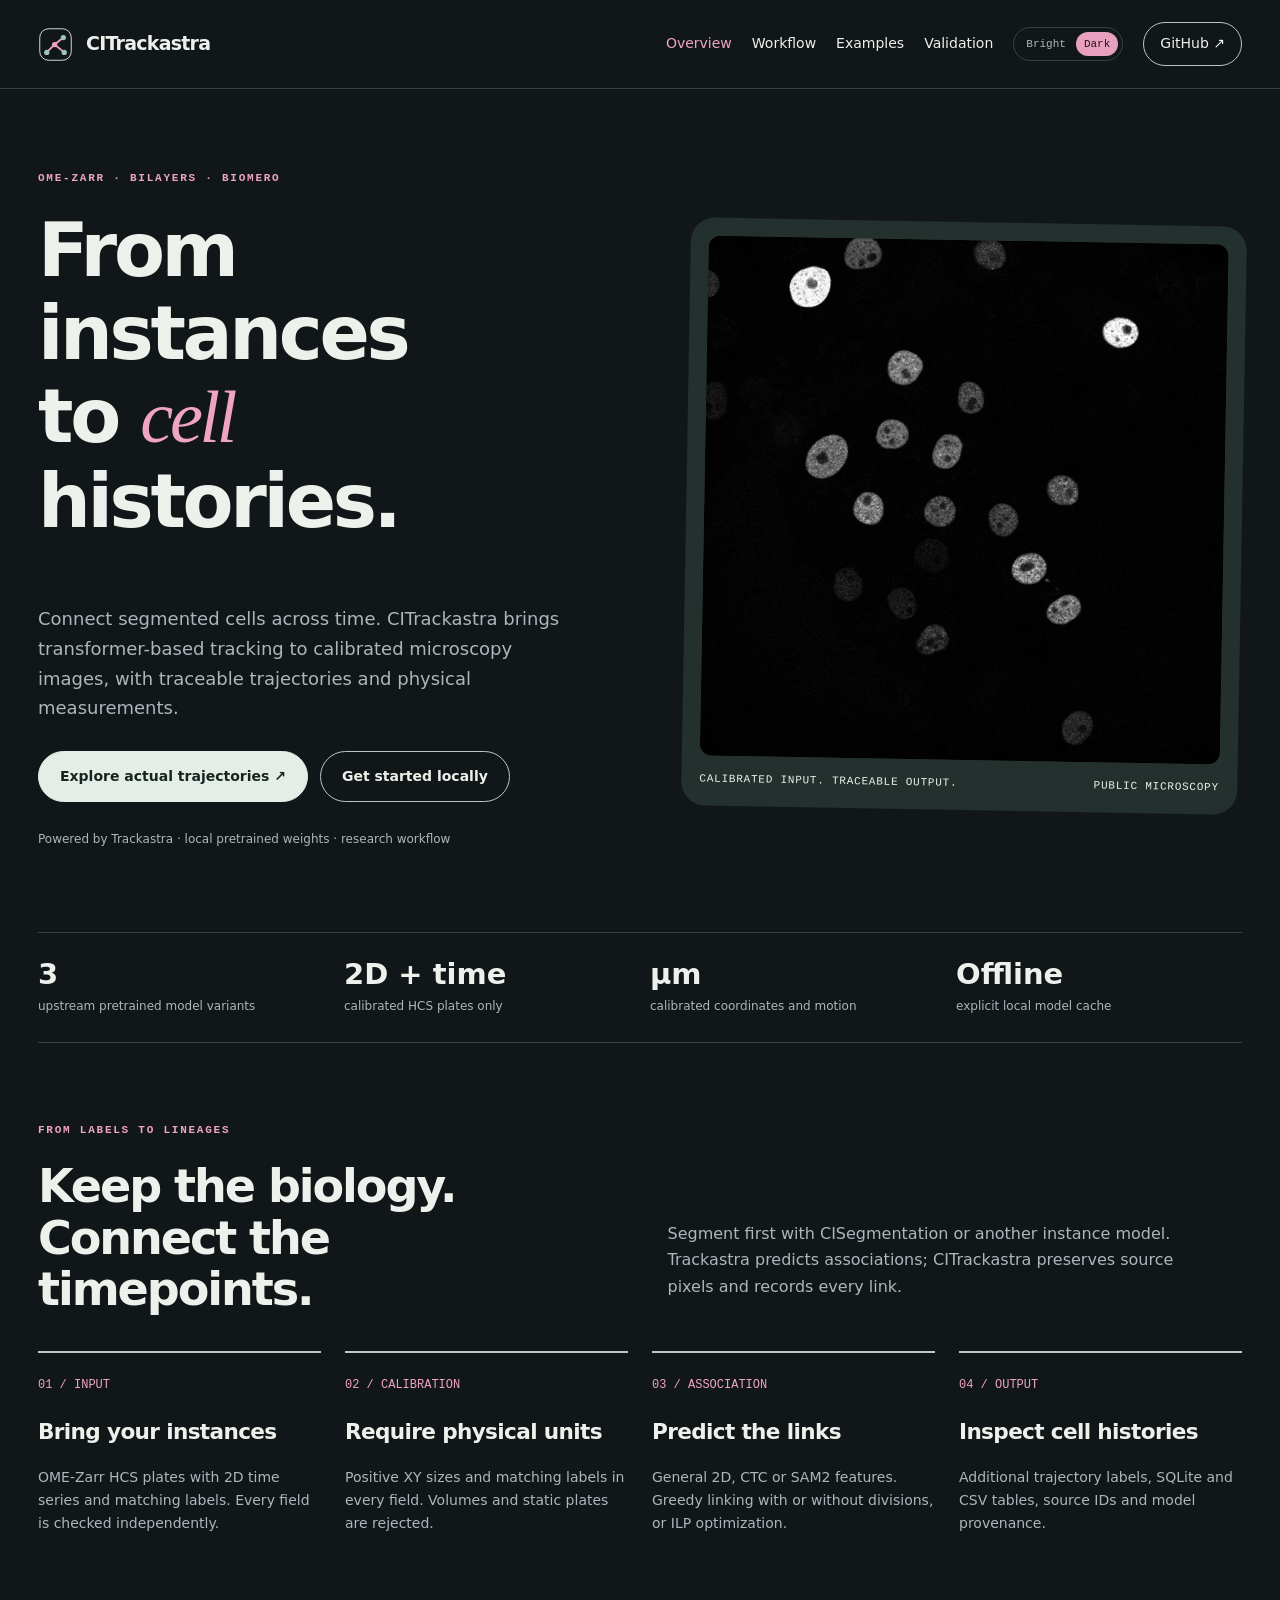
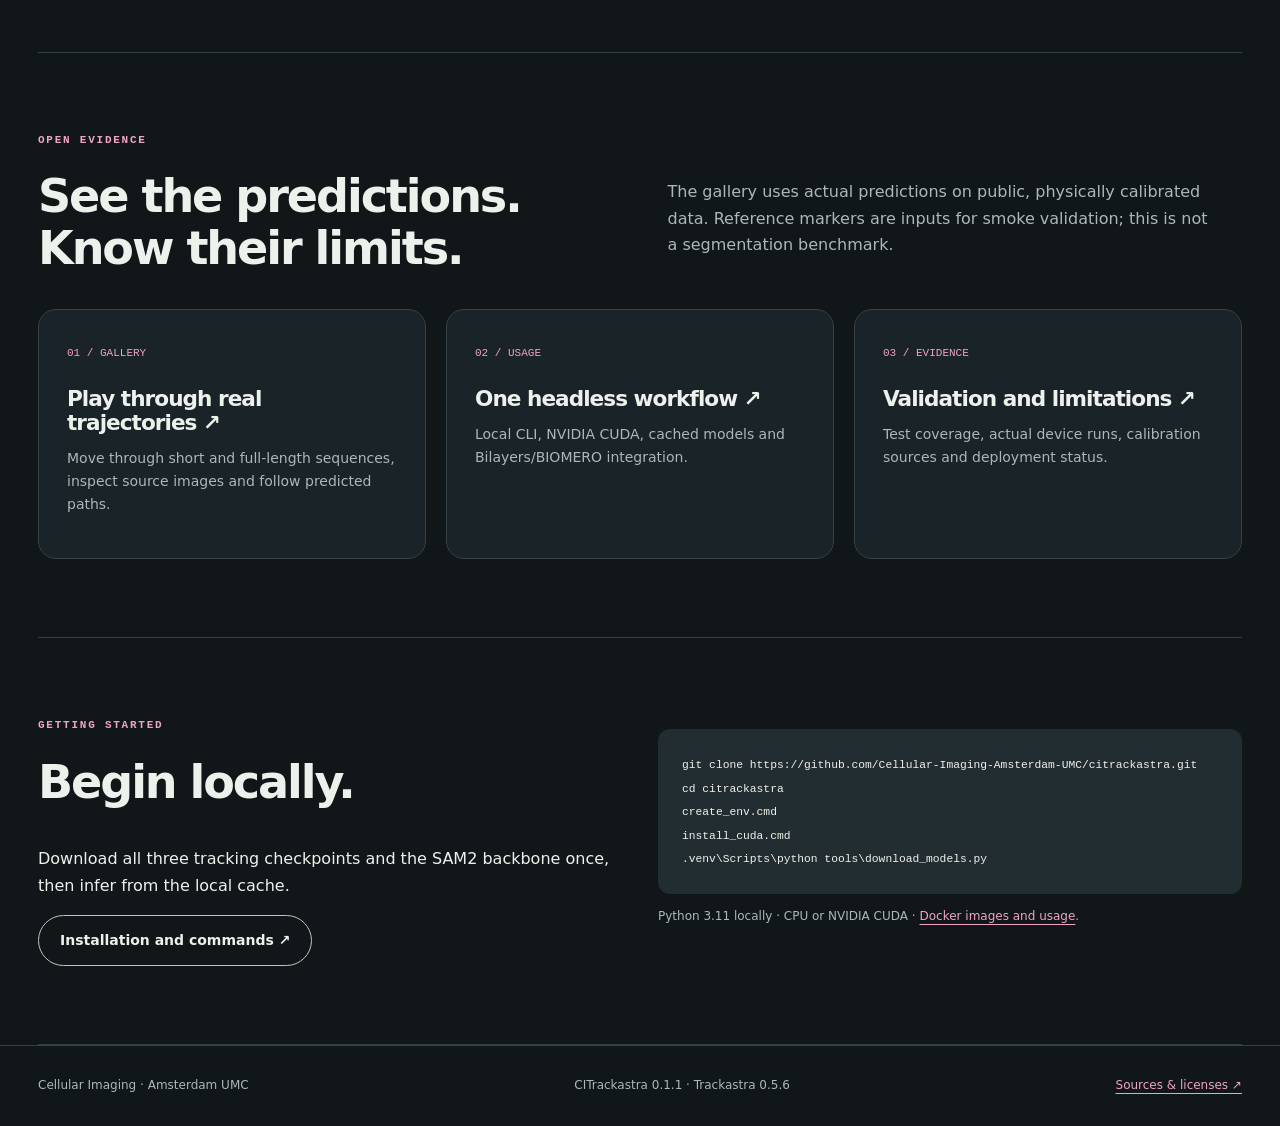
<file: docs/index.html>
<!doctype html><html lang="en" data-theme="dark"><head><meta charset="utf-8"><meta name="viewport" content="width=device-width,initial-scale=1"><meta name="description" content="Calibrated OME-Zarr cell tracking with Trackastra, Bilayers and BIOMERO."><title>From instances to cell histories · CITrackastra</title><script src="assets/theme.js"></script><link rel="stylesheet" href="assets/style.css"><link rel="stylesheet" href="assets/themes.css"><link rel="stylesheet" href="assets/tracking.css"><script src="assets/site.js" defer></script></head><body><a class="skip" href="#main">Skip to content</a><header class="topbar"><div class="shell nav"><a class="brand" href="index.html"><svg viewBox="0 0 40 40" fill="none" aria-hidden="true"><rect x="2" y="2" width="36" height="36" rx="10" stroke="currentColor"/><path d="M10 29L19 20L29 12M19 20L30 29" stroke="#efa4c3" stroke-width="2"/><circle cx="10" cy="29" r="3" fill="#9bc8b5"/><circle cx="19" cy="20" r="3" fill="#efa4c3"/><circle cx="29" cy="12" r="3" fill="#9bc8b5"/><circle cx="30" cy="29" r="3" fill="#9bc8b5"/></svg>CITrackastra</a><nav class="navlinks" aria-label="Main navigation"><a href="index.html" aria-current="page">Overview</a><a href="workflow.html">Workflow</a><a href="examples.html">Examples</a><a href="validation.html">Validation</a><button type="button" class="theme-toggle" data-theme-toggle aria-label="Theme: Dark. Switch to Bright" aria-pressed="true"><span class="theme-bright">Bright</span><span class="theme-dark">Dark</span></button><a class="repo" href="https://github.com/Cellular-Imaging-Amsterdam-UMC/citrackastra">GitHub ↗</a></nav></div></header><main class="shell" id="main">
<section class="hero"><div><div class="eyebrow">OME-Zarr · Bilayers · BIOMERO</div><h1>From instances<br>to <em>cell</em><br>histories.</h1><p>Connect segmented cells across time. CITrackastra brings transformer-based tracking to calibrated microscopy images, with traceable trajectories and physical measurements.</p><div class="actions"><a class="button primary" href="examples.html">Explore actual trajectories ↗</a><a class="button" href="workflow.html#getting-started">Get started locally</a></div><p class="fine">Powered by Trackastra · local pretrained weights · research workflow</p></div><div class="hero-visual"><img src="gallery/Fluo-N2DH-GOWT1-01-92frames-91.webp" alt="Fluorescent mouse stem-cell nuclei from the calibrated GOWT1 public dataset"><div class="visual-caption"><span>CALIBRATED INPUT. TRACEABLE OUTPUT.</span><span>PUBLIC MICROSCOPY</span></div></div></section>
<div class="stats"><div><strong>3</strong><span>upstream pretrained model variants</span></div><div><strong>2D + time</strong><span>calibrated HCS plates only</span></div><div><strong>µm</strong><span>calibrated coordinates and motion</span></div><div><strong>Offline</strong><span>explicit local model cache</span></div></div>
<section class="section"><div class="section-head"><div><div class="eyebrow">From labels to lineages</div><h2>Keep the biology.<br>Connect the timepoints.</h2></div><p>Segment first with CISegmentation or another instance model. Trackastra predicts associations; CITrackastra preserves source pixels and records every link.</p></div><div class="steps"><div class="step"><span class="number">01 / INPUT</span><h3>Bring your instances</h3><p>OME-Zarr HCS plates with 2D time series and matching labels. Every field is checked independently.</p></div><div class="step"><span class="number">02 / CALIBRATION</span><h3>Require physical units</h3><p>Positive XY sizes and matching labels in every field. Volumes and static plates are rejected.</p></div><div class="step"><span class="number">03 / ASSOCIATION</span><h3>Predict the links</h3><p>General 2D, CTC or SAM2 features. Greedy linking with or without divisions, or ILP optimization.</p></div><div class="step"><span class="number">04 / OUTPUT</span><h3>Inspect cell histories</h3><p>Additional trajectory labels, SQLite and CSV tables, source IDs and model provenance.</p></div></div></section>
<section class="section"><div class="section-head"><div><div class="eyebrow">Open evidence</div><h2>See the predictions.<br>Know their limits.</h2></div><p>The gallery uses actual predictions on public, physically calibrated data. Reference markers are inputs for smoke validation; this is not a segmentation benchmark.</p></div><div class="feature-links"><a class="feature-card" href="examples.html"><small>01 / Gallery</small><h3>Play through real trajectories ↗</h3><p>Move through short and full-length sequences, inspect source images and follow predicted paths.</p></a><a class="feature-card" href="workflow.html"><small>02 / Usage</small><h3>One headless workflow ↗</h3><p>Local CLI, NVIDIA CUDA, cached models and Bilayers/BIOMERO integration.</p></a><a class="feature-card" href="validation.html"><small>03 / Evidence</small><h3>Validation and limitations ↗</h3><p>Test coverage, actual device runs, calibration sources and deployment status.</p></a></div></section>
<section class="section split"><div><div class="eyebrow">Getting started</div><h2>Begin locally.</h2><p>Download all three tracking checkpoints and the SAM2 backbone once, then infer from the local cache.</p><a class="button" href="workflow.html#getting-started">Installation and commands ↗</a></div><div><pre><code>git clone https://github.com/Cellular-Imaging-Amsterdam-UMC/citrackastra.git
cd citrackastra
create_env.cmd
install_cuda.cmd
.venv\Scripts\python tools\download_models.py</code></pre><p class="fine">Python 3.11 locally · CPU or NVIDIA CUDA · <a href="https://github.com/Cellular-Imaging-Amsterdam-UMC/citrackastra/blob/main/docs/docker.md">Docker images and usage</a>.</p></div></section></main><footer class="footer"><div class="shell footer-row"><span>Cellular Imaging · Amsterdam UMC</span><span>CITrackastra 0.1.1 · Trackastra 0.5.6</span><a href="https://github.com/Cellular-Imaging-Amsterdam-UMC/citrackastra/blob/main/NOTICE.md">Sources &amp; licenses ↗</a></div></footer></body></html>
</file>
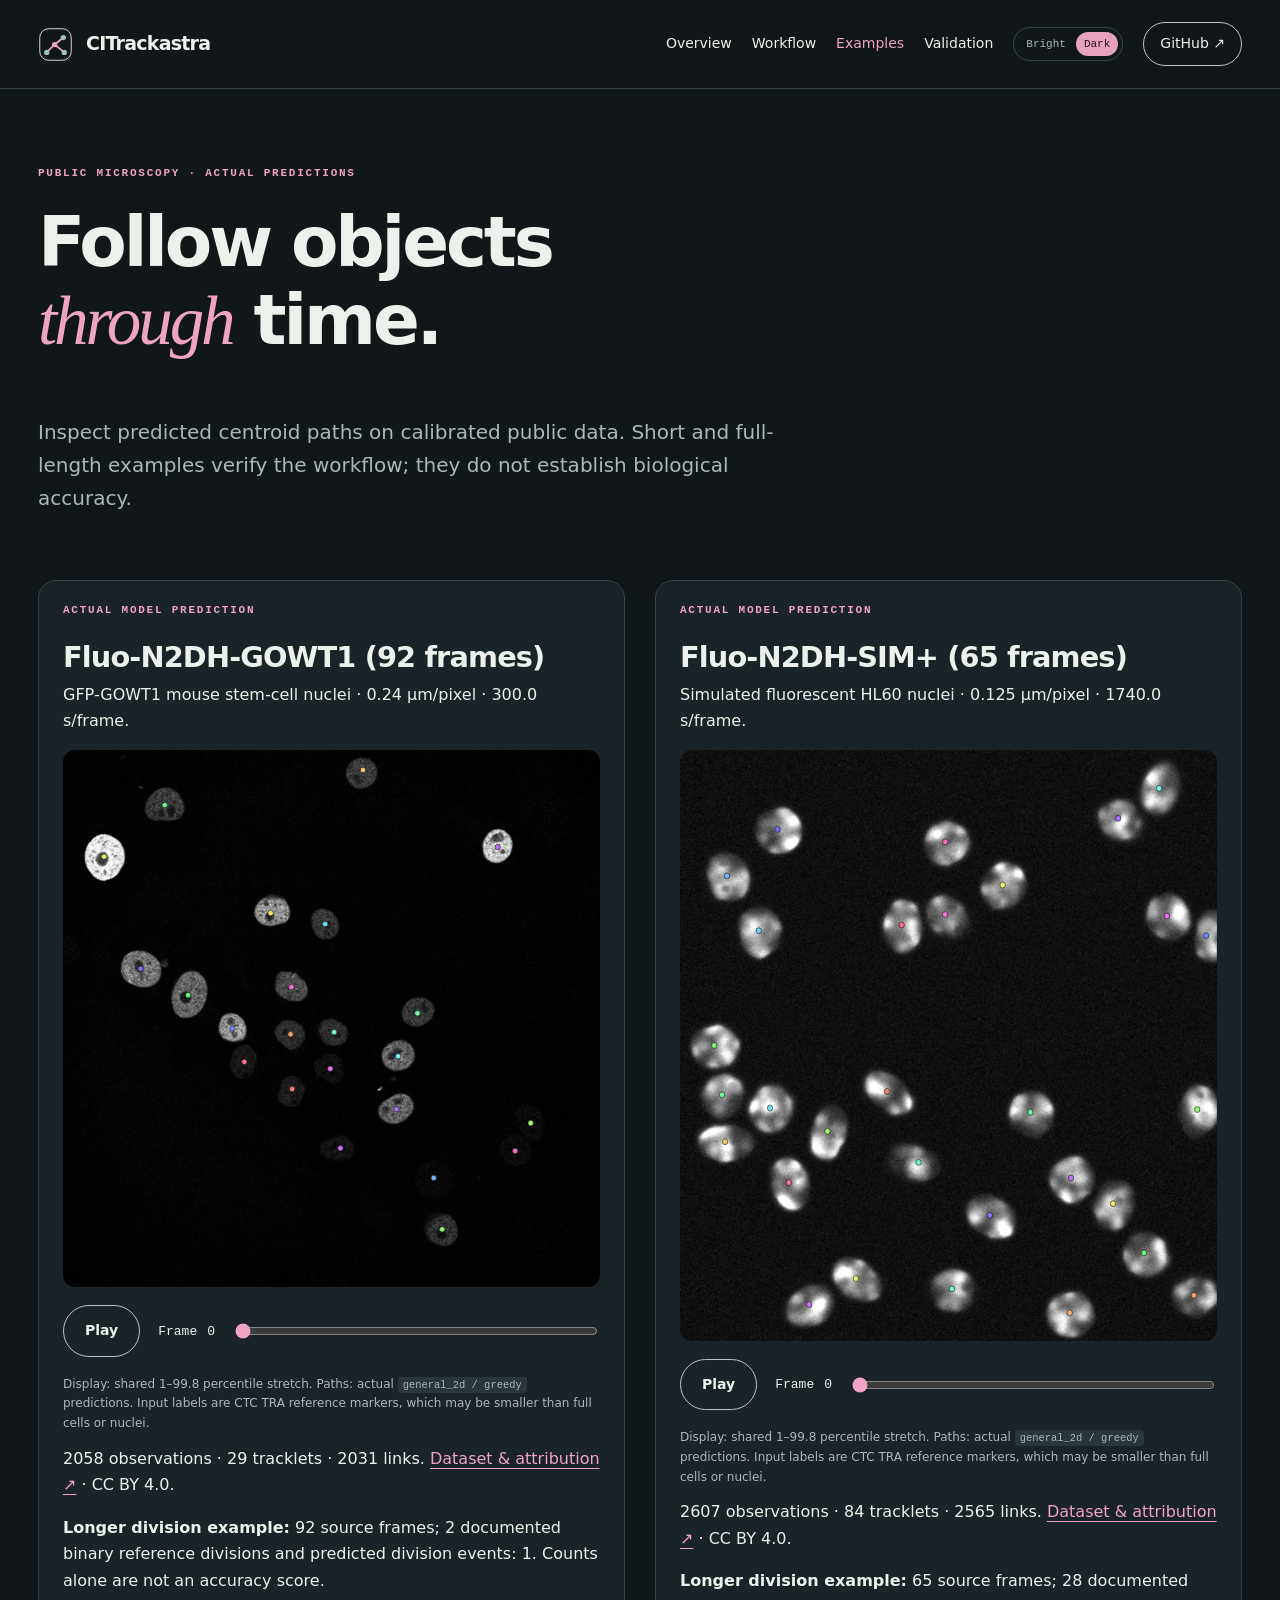
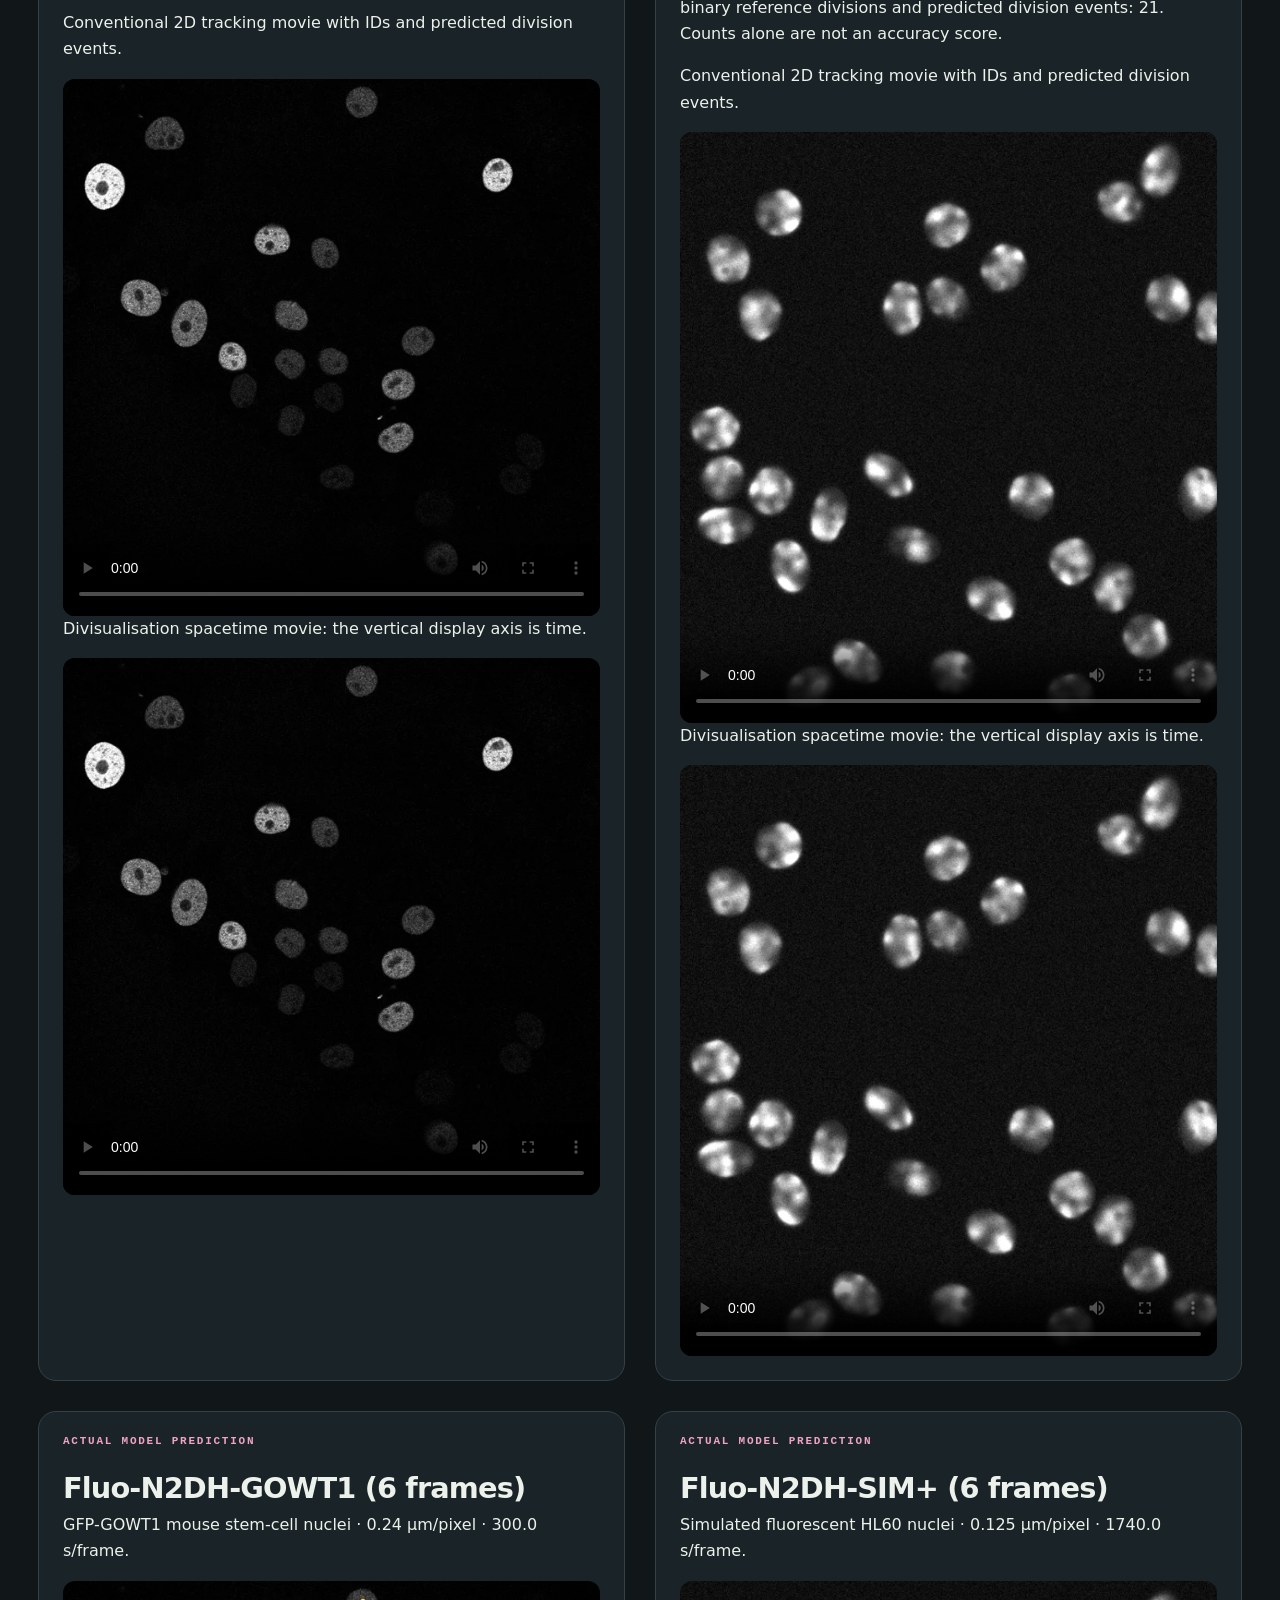
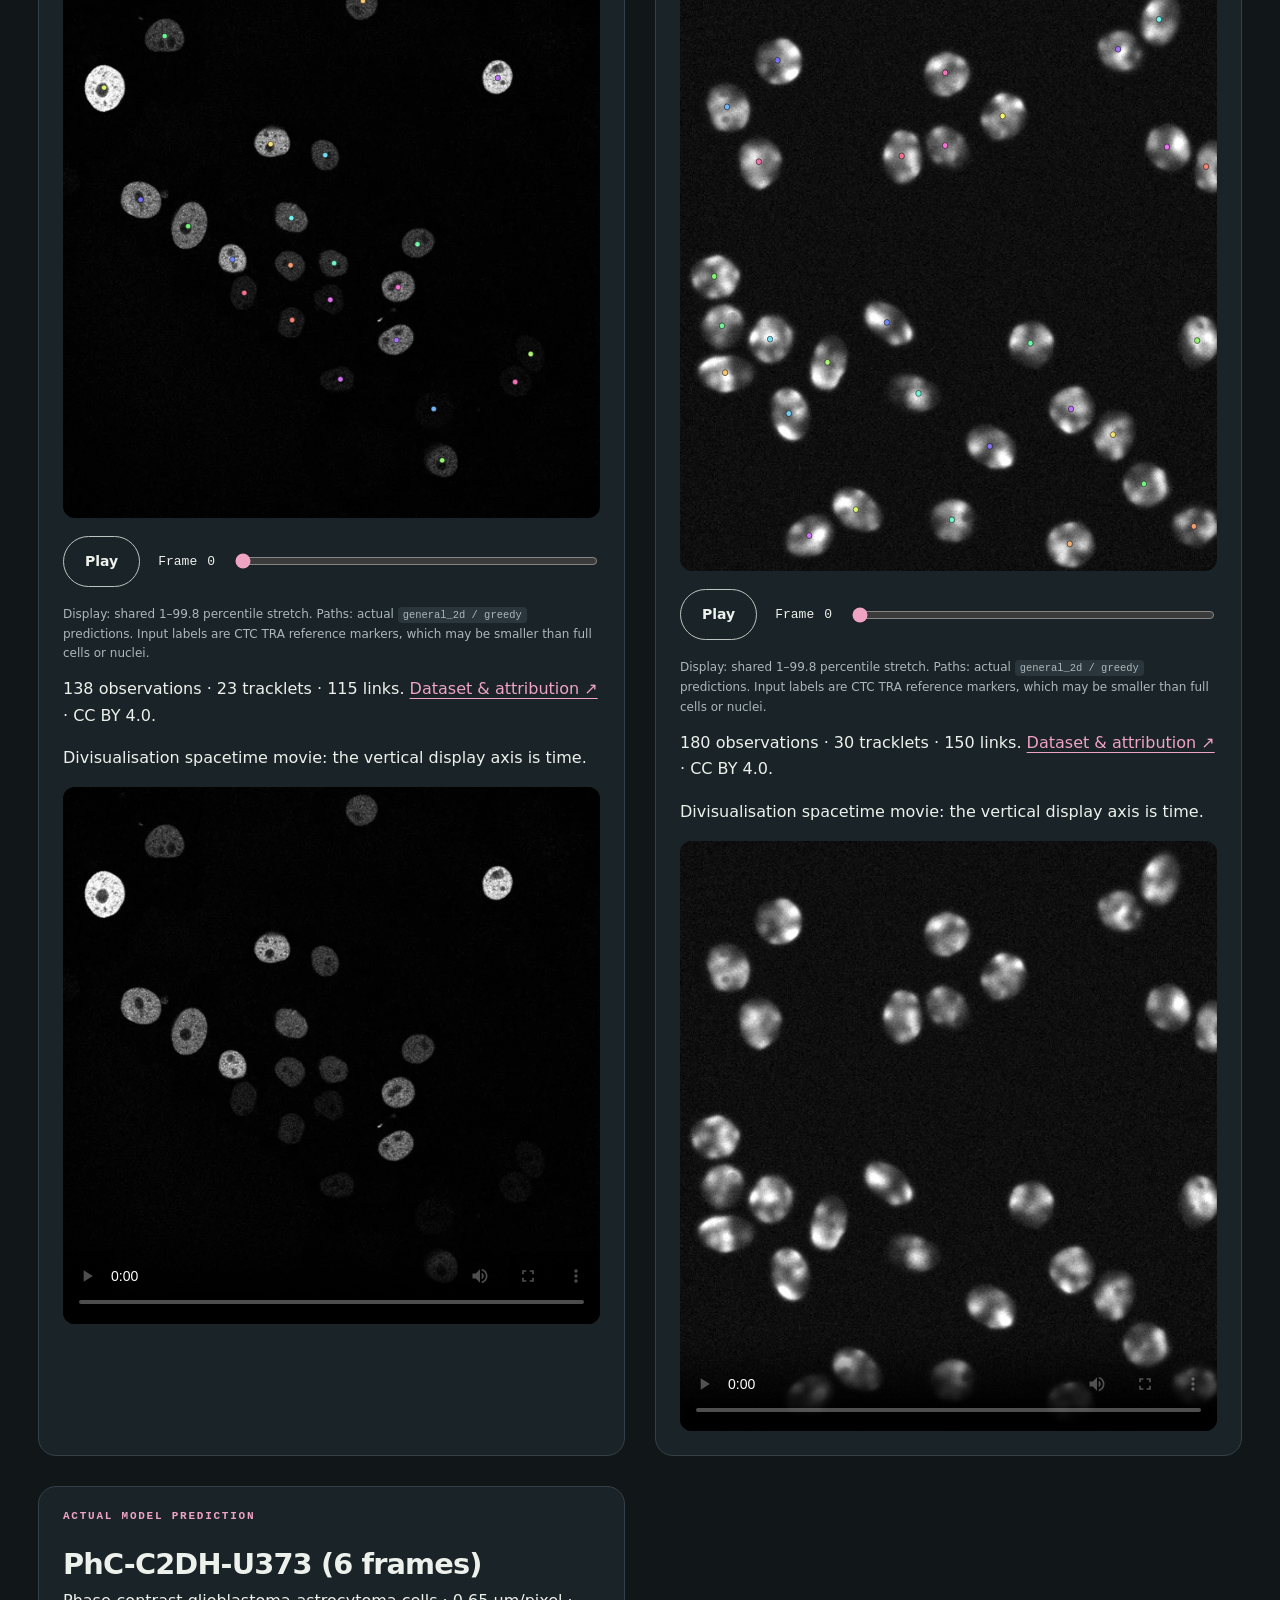
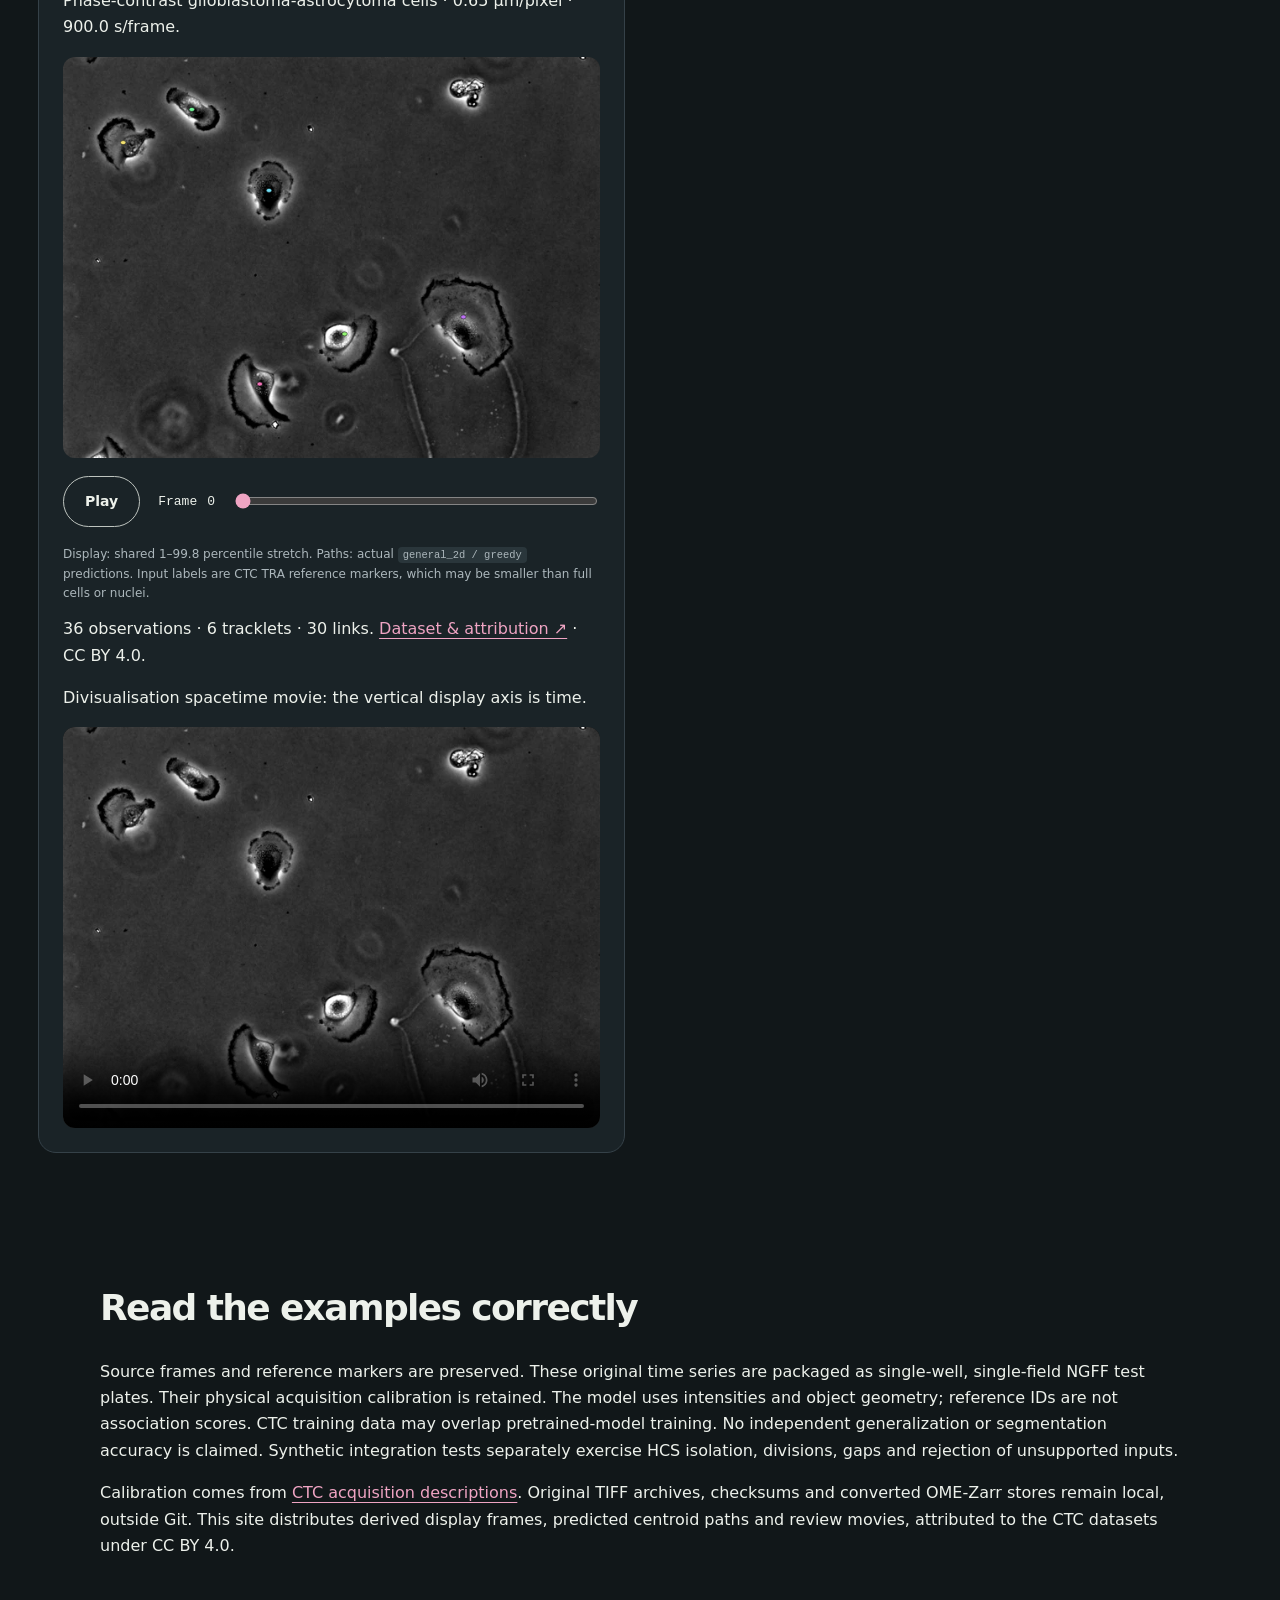
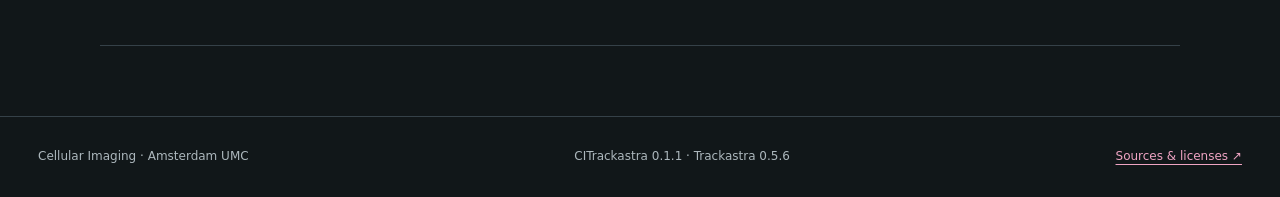
<file: docs/examples.html>
<!doctype html><html lang="en" data-theme="dark"><head><meta charset="utf-8"><meta name="viewport" content="width=device-width,initial-scale=1"><meta name="description" content="Calibrated OME-Zarr cell tracking with Trackastra, Bilayers and BIOMERO."><title>Actual tracking examples · CITrackastra</title><script src="assets/theme.js"></script><link rel="stylesheet" href="assets/style.css"><link rel="stylesheet" href="assets/themes.css"><link rel="stylesheet" href="assets/tracking.css"><script src="assets/site.js" defer></script></head><body><a class="skip" href="#main">Skip to content</a><header class="topbar"><div class="shell nav"><a class="brand" href="index.html"><svg viewBox="0 0 40 40" fill="none" aria-hidden="true"><rect x="2" y="2" width="36" height="36" rx="10" stroke="currentColor"/><path d="M10 29L19 20L29 12M19 20L30 29" stroke="#efa4c3" stroke-width="2"/><circle cx="10" cy="29" r="3" fill="#9bc8b5"/><circle cx="19" cy="20" r="3" fill="#efa4c3"/><circle cx="29" cy="12" r="3" fill="#9bc8b5"/><circle cx="30" cy="29" r="3" fill="#9bc8b5"/></svg>CITrackastra</a><nav class="navlinks" aria-label="Main navigation"><a href="index.html">Overview</a><a href="workflow.html">Workflow</a><a href="examples.html" aria-current="page">Examples</a><a href="validation.html">Validation</a><button type="button" class="theme-toggle" data-theme-toggle aria-label="Theme: Dark. Switch to Bright" aria-pressed="true"><span class="theme-bright">Bright</span><span class="theme-dark">Dark</span></button><a class="repo" href="https://github.com/Cellular-Imaging-Amsterdam-UMC/citrackastra">GitHub ↗</a></nav></div></header><main class="shell" id="main"><section class="page-head"><div class="eyebrow">Public microscopy · actual predictions</div><h1>Follow objects<br><em>through</em> time.</h1><p>Inspect predicted centroid paths on calibrated public data. Short and full-length examples verify the workflow; they do not establish biological accuracy.</p></section><div class="tracking-gallery"><article class="sample"><div class="sample-body"><div class="eyebrow">ACTUAL MODEL PREDICTION</div><h2>Fluo-N2DH-GOWT1 (92 frames)</h2><p>GFP-GOWT1 mouse stem-cell nuclei · 0.24 µm/pixel · 300.0 s/frame.</p><div class="track-viewer" data-sample="0"><img src="gallery/Fluo-N2DH-GOWT1-01-92frames-0.webp" alt="Source microscopy frame with predicted centroid trajectories"><svg viewBox="0 0 1000 1000" preserveAspectRatio="none" aria-label="Predicted object trajectories"></svg></div><div class="play-controls"><button class="button" type="button" data-play="0">Play</button><label>Frame <output id="frame-0">0</output><input type="range" min="0" max="91" value="0" step="1" data-frame="0" aria-label="Frame for Fluo-N2DH-GOWT1 (92 frames)"></label></div><p class="fine">Display: shared 1–99.8 percentile stretch. Paths: actual <code>general_2d / greedy</code> predictions. Input labels are CTC TRA reference markers, which may be smaller than full cells or nuclei.</p><p>2058 observations · 29 tracklets · 2031 links. <a href="https://zenodo.org/records/15608211">Dataset &amp; attribution ↗</a> · CC BY 4.0.</p><p><strong>Longer division example:</strong> 92 source frames; 2 documented binary reference divisions and predicted division events: 1. Counts alone are not an accuracy score.</p><p>Conventional 2D tracking movie with IDs and predicted division events.</p><video controls preload="metadata" width="960" poster="gallery/Fluo-N2DH-GOWT1-01-92frames-0.webp"><source src="gallery/Fluo-N2DH-GOWT1-01-92frames-tracking.mp4" type="video/mp4">Your browser does not support MP4 playback.</video><p>Divisualisation spacetime movie: the vertical display axis is time.</p><video controls preload="metadata" width="960" poster="gallery/Fluo-N2DH-GOWT1-01-92frames-0.webp"><source src="gallery/Fluo-N2DH-GOWT1-01-92frames-spacetime.mp4" type="video/mp4">Your browser does not support MP4 playback.</video></div></article><article class="sample"><div class="sample-body"><div class="eyebrow">ACTUAL MODEL PREDICTION</div><h2>Fluo-N2DH-SIM+ (65 frames)</h2><p>Simulated fluorescent HL60 nuclei · 0.125 µm/pixel · 1740.0 s/frame.</p><div class="track-viewer" data-sample="1"><img src="gallery/Fluo-N2DH-SIM+-01-65frames-0.webp" alt="Source microscopy frame with predicted centroid trajectories"><svg viewBox="0 0 1000 1000" preserveAspectRatio="none" aria-label="Predicted object trajectories"></svg></div><div class="play-controls"><button class="button" type="button" data-play="1">Play</button><label>Frame <output id="frame-1">0</output><input type="range" min="0" max="64" value="0" step="1" data-frame="1" aria-label="Frame for Fluo-N2DH-SIM+ (65 frames)"></label></div><p class="fine">Display: shared 1–99.8 percentile stretch. Paths: actual <code>general_2d / greedy</code> predictions. Input labels are CTC TRA reference markers, which may be smaller than full cells or nuclei.</p><p>2607 observations · 84 tracklets · 2565 links. <a href="https://zenodo.org/records/15608207">Dataset &amp; attribution ↗</a> · CC BY 4.0.</p><p><strong>Longer division example:</strong> 65 source frames; 28 documented binary reference divisions and predicted division events: 21. Counts alone are not an accuracy score.</p><p>Conventional 2D tracking movie with IDs and predicted division events.</p><video controls preload="metadata" width="960" poster="gallery/Fluo-N2DH-SIM+-01-65frames-0.webp"><source src="gallery/Fluo-N2DH-SIM+-01-65frames-tracking.mp4" type="video/mp4">Your browser does not support MP4 playback.</video><p>Divisualisation spacetime movie: the vertical display axis is time.</p><video controls preload="metadata" width="960" poster="gallery/Fluo-N2DH-SIM+-01-65frames-0.webp"><source src="gallery/Fluo-N2DH-SIM+-01-65frames-spacetime.mp4" type="video/mp4">Your browser does not support MP4 playback.</video></div></article><article class="sample"><div class="sample-body"><div class="eyebrow">ACTUAL MODEL PREDICTION</div><h2>Fluo-N2DH-GOWT1 (6 frames)</h2><p>GFP-GOWT1 mouse stem-cell nuclei · 0.24 µm/pixel · 300.0 s/frame.</p><div class="track-viewer" data-sample="2"><img src="gallery/Fluo-N2DH-GOWT1-01-6frames-0.webp" alt="Source microscopy frame with predicted centroid trajectories"><svg viewBox="0 0 1000 1000" preserveAspectRatio="none" aria-label="Predicted object trajectories"></svg></div><div class="play-controls"><button class="button" type="button" data-play="2">Play</button><label>Frame <output id="frame-2">0</output><input type="range" min="0" max="5" value="0" step="1" data-frame="2" aria-label="Frame for Fluo-N2DH-GOWT1 (6 frames)"></label></div><p class="fine">Display: shared 1–99.8 percentile stretch. Paths: actual <code>general_2d / greedy</code> predictions. Input labels are CTC TRA reference markers, which may be smaller than full cells or nuclei.</p><p>138 observations · 23 tracklets · 115 links. <a href="https://zenodo.org/records/15608211">Dataset &amp; attribution ↗</a> · CC BY 4.0.</p><p>Divisualisation spacetime movie: the vertical display axis is time.</p><video controls preload="metadata" width="960" poster="gallery/Fluo-N2DH-GOWT1-01-6frames-0.webp"><source src="gallery/Fluo-N2DH-GOWT1-01-6frames-spacetime.mp4" type="video/mp4">Your browser does not support MP4 playback.</video></div></article><article class="sample"><div class="sample-body"><div class="eyebrow">ACTUAL MODEL PREDICTION</div><h2>Fluo-N2DH-SIM+ (6 frames)</h2><p>Simulated fluorescent HL60 nuclei · 0.125 µm/pixel · 1740.0 s/frame.</p><div class="track-viewer" data-sample="3"><img src="gallery/Fluo-N2DH-SIM+-01-6frames-0.webp" alt="Source microscopy frame with predicted centroid trajectories"><svg viewBox="0 0 1000 1000" preserveAspectRatio="none" aria-label="Predicted object trajectories"></svg></div><div class="play-controls"><button class="button" type="button" data-play="3">Play</button><label>Frame <output id="frame-3">0</output><input type="range" min="0" max="5" value="0" step="1" data-frame="3" aria-label="Frame for Fluo-N2DH-SIM+ (6 frames)"></label></div><p class="fine">Display: shared 1–99.8 percentile stretch. Paths: actual <code>general_2d / greedy</code> predictions. Input labels are CTC TRA reference markers, which may be smaller than full cells or nuclei.</p><p>180 observations · 30 tracklets · 150 links. <a href="https://zenodo.org/records/15608207">Dataset &amp; attribution ↗</a> · CC BY 4.0.</p><p>Divisualisation spacetime movie: the vertical display axis is time.</p><video controls preload="metadata" width="960" poster="gallery/Fluo-N2DH-SIM+-01-6frames-0.webp"><source src="gallery/Fluo-N2DH-SIM+-01-6frames-spacetime.mp4" type="video/mp4">Your browser does not support MP4 playback.</video></div></article><article class="sample"><div class="sample-body"><div class="eyebrow">ACTUAL MODEL PREDICTION</div><h2>PhC-C2DH-U373 (6 frames)</h2><p>Phase-contrast glioblastoma-astrocytoma cells · 0.65 µm/pixel · 900.0 s/frame.</p><div class="track-viewer" data-sample="4"><img src="gallery/PhC-C2DH-U373-01-6frames-0.webp" alt="Source microscopy frame with predicted centroid trajectories"><svg viewBox="0 0 1000 1000" preserveAspectRatio="none" aria-label="Predicted object trajectories"></svg></div><div class="play-controls"><button class="button" type="button" data-play="4">Play</button><label>Frame <output id="frame-4">0</output><input type="range" min="0" max="5" value="0" step="1" data-frame="4" aria-label="Frame for PhC-C2DH-U373 (6 frames)"></label></div><p class="fine">Display: shared 1–99.8 percentile stretch. Paths: actual <code>general_2d / greedy</code> predictions. Input labels are CTC TRA reference markers, which may be smaller than full cells or nuclei.</p><p>36 observations · 6 tracklets · 30 links. <a href="https://zenodo.org/records/15608252">Dataset &amp; attribution ↗</a> · CC BY 4.0.</p><p>Divisualisation spacetime movie: the vertical display axis is time.</p><video controls preload="metadata" width="960" poster="gallery/PhC-C2DH-U373-01-6frames-0.webp"><source src="gallery/PhC-C2DH-U373-01-6frames-spacetime.mp4" type="video/mp4">Your browser does not support MP4 playback.</video></div></article></div><section class="section prose"><h2>Read the examples correctly</h2><p>Source frames and reference markers are preserved. These original time series are packaged as single-well, single-field NGFF test plates. Their physical acquisition calibration is retained. The model uses intensities and object geometry; reference IDs are not association scores. CTC training data may overlap pretrained-model training. No independent generalization or segmentation accuracy is claimed. Synthetic integration tests separately exercise HCS isolation, divisions, gaps and rejection of unsupported inputs.</p><p>Calibration comes from <a href="https://celltrackingchallenge.net/2d-datasets/">CTC acquisition descriptions</a>. Original TIFF archives, checksums and converted OME-Zarr stores remain local, outside Git. This site distributes derived display frames, predicted centroid paths and review movies, attributed to the CTC datasets under CC BY 4.0.</p></section></main><footer class="footer"><div class="shell footer-row"><span>Cellular Imaging · Amsterdam UMC</span><span>CITrackastra 0.1.1 · Trackastra 0.5.6</span><a href="https://github.com/Cellular-Imaging-Amsterdam-UMC/citrackastra/blob/main/NOTICE.md">Sources &amp; licenses ↗</a></div></footer></body></html>
</file>
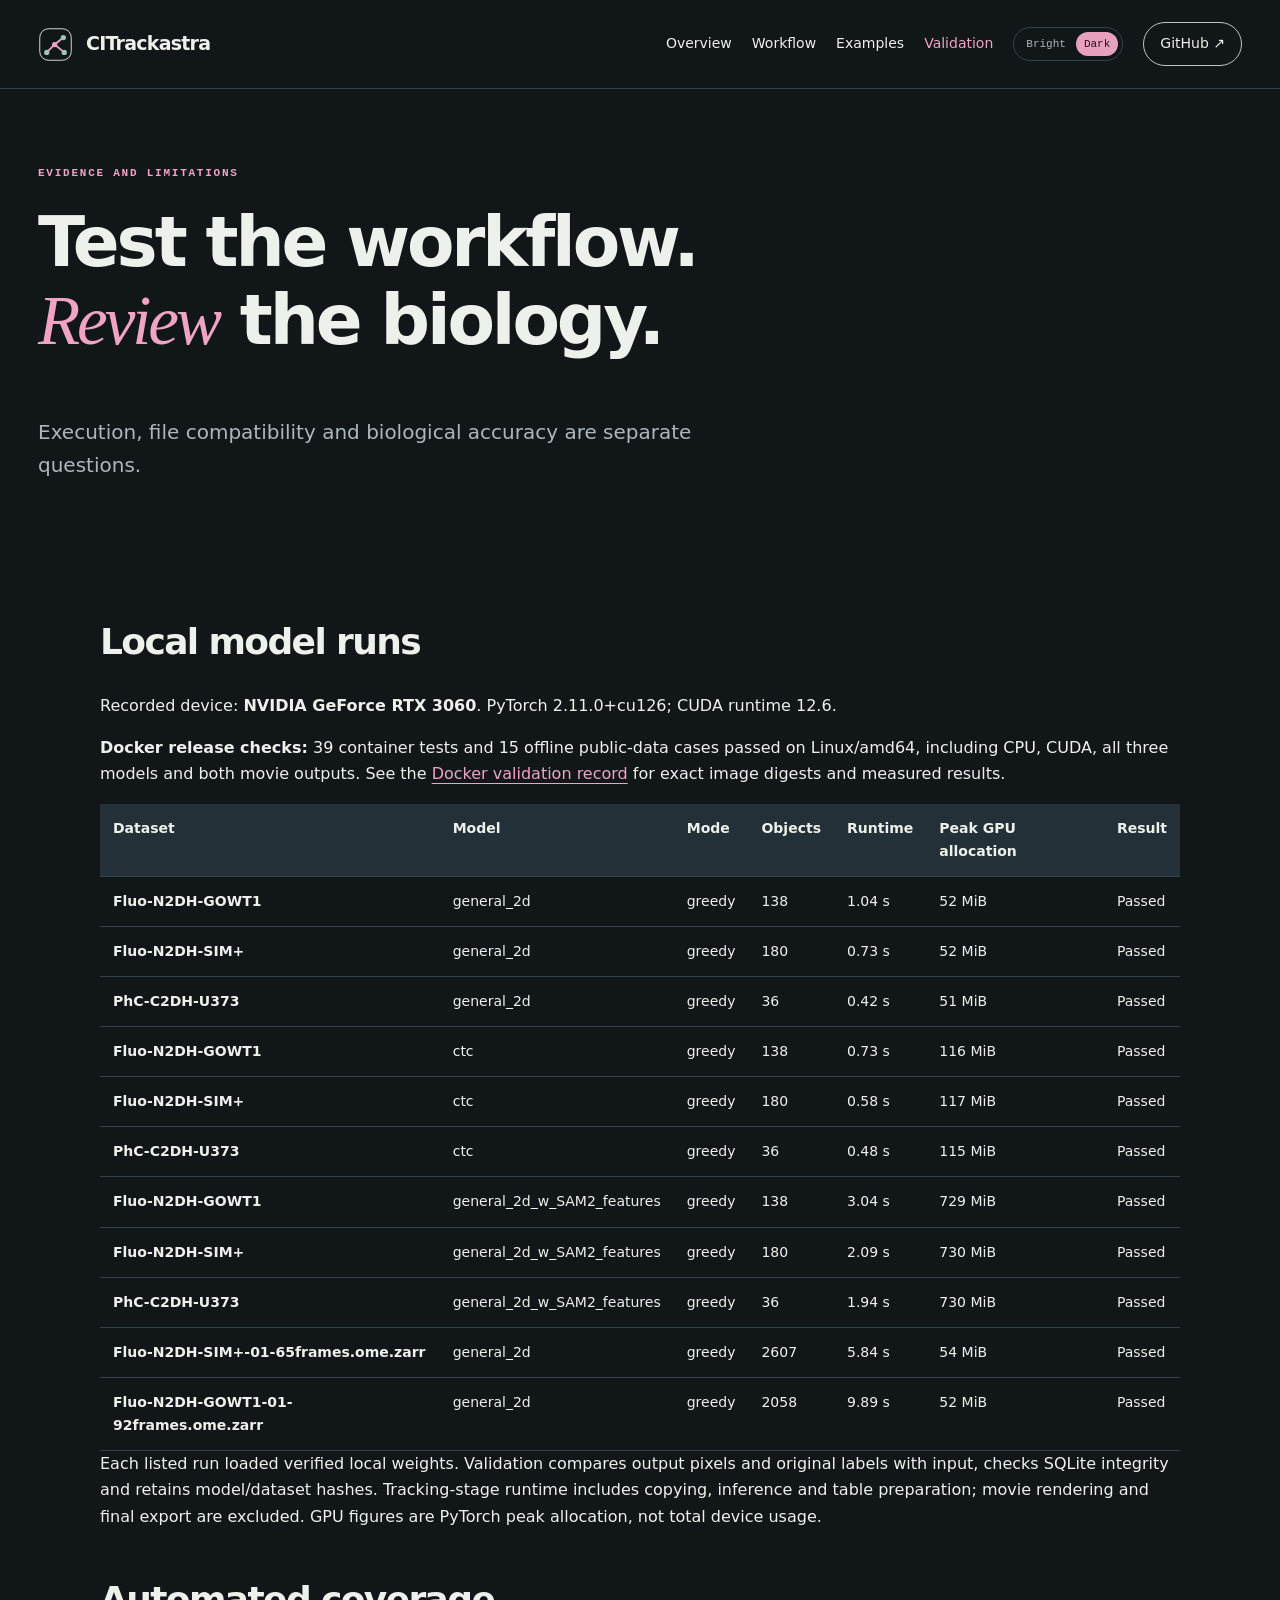
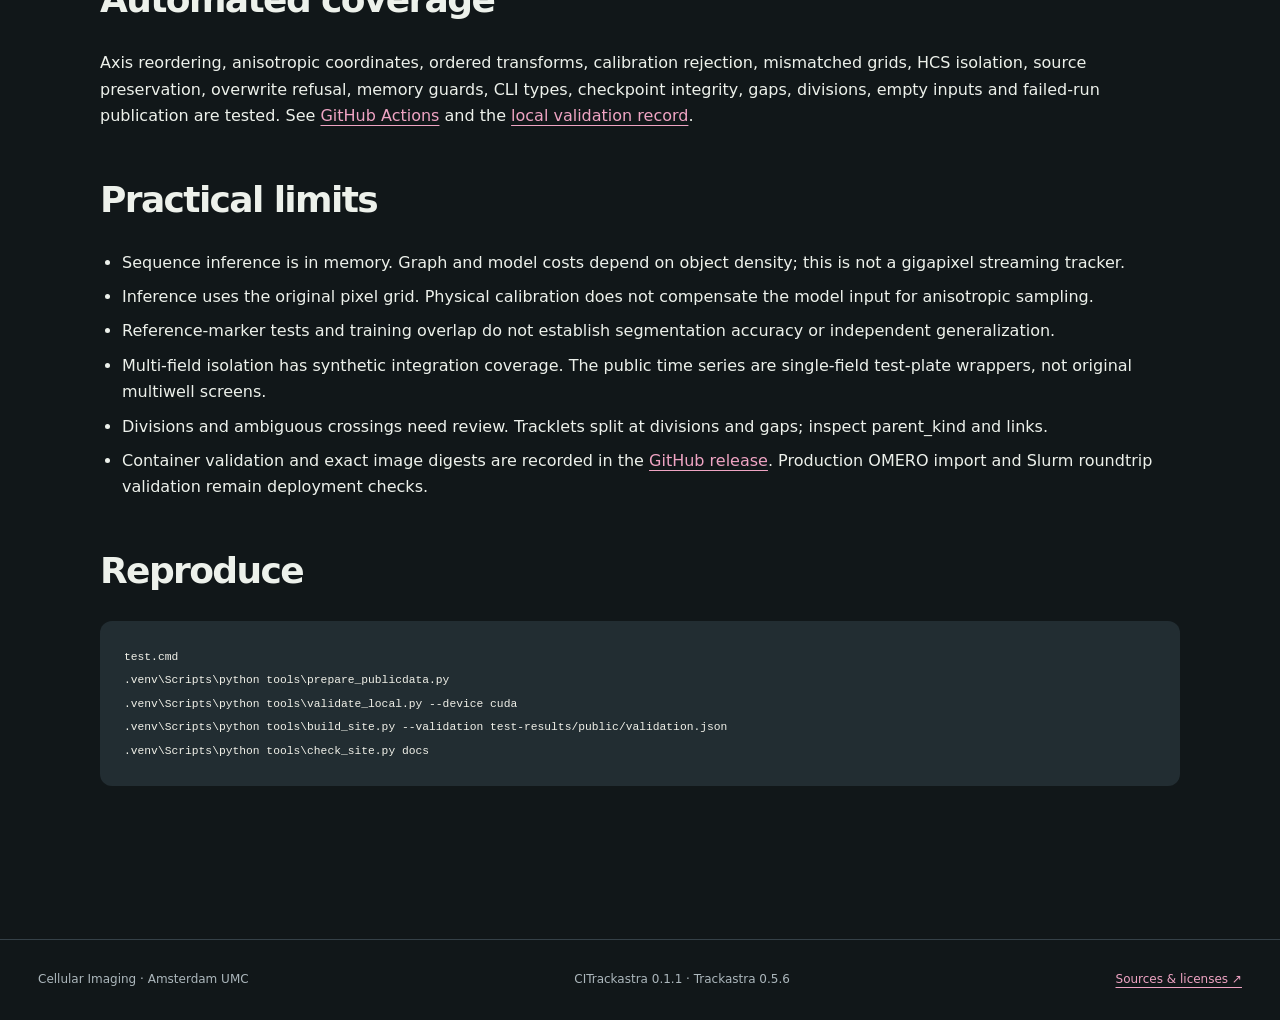
<file: docs/validation.html>
<!doctype html><html lang="en" data-theme="dark"><head><meta charset="utf-8"><meta name="viewport" content="width=device-width,initial-scale=1"><meta name="description" content="Calibrated OME-Zarr cell tracking with Trackastra, Bilayers and BIOMERO."><title>Validation and limitations · CITrackastra</title><script src="assets/theme.js"></script><link rel="stylesheet" href="assets/style.css"><link rel="stylesheet" href="assets/themes.css"><link rel="stylesheet" href="assets/tracking.css"><script src="assets/site.js" defer></script></head><body><a class="skip" href="#main">Skip to content</a><header class="topbar"><div class="shell nav"><a class="brand" href="index.html"><svg viewBox="0 0 40 40" fill="none" aria-hidden="true"><rect x="2" y="2" width="36" height="36" rx="10" stroke="currentColor"/><path d="M10 29L19 20L29 12M19 20L30 29" stroke="#efa4c3" stroke-width="2"/><circle cx="10" cy="29" r="3" fill="#9bc8b5"/><circle cx="19" cy="20" r="3" fill="#efa4c3"/><circle cx="29" cy="12" r="3" fill="#9bc8b5"/><circle cx="30" cy="29" r="3" fill="#9bc8b5"/></svg>CITrackastra</a><nav class="navlinks" aria-label="Main navigation"><a href="index.html">Overview</a><a href="workflow.html">Workflow</a><a href="examples.html">Examples</a><a href="validation.html" aria-current="page">Validation</a><button type="button" class="theme-toggle" data-theme-toggle aria-label="Theme: Dark. Switch to Bright" aria-pressed="true"><span class="theme-bright">Bright</span><span class="theme-dark">Dark</span></button><a class="repo" href="https://github.com/Cellular-Imaging-Amsterdam-UMC/citrackastra">GitHub ↗</a></nav></div></header><main class="shell" id="main"><section class="page-head"><div class="eyebrow">Evidence and limitations</div><h1>Test the workflow.<br><em>Review</em> the biology.</h1><p>Execution, file compatibility and biological accuracy are separate questions.</p></section><article class="prose"><h2>Local model runs</h2><p>Recorded device: <strong>NVIDIA GeForce RTX 3060</strong>. PyTorch 2.11.0+cu126; CUDA runtime 12.6.</p><p><strong>Docker release checks:</strong> 39 container tests and 15 offline public-data cases passed on Linux/amd64, including CPU, CUDA, all three models and both movie outputs. See the <a href="https://github.com/Cellular-Imaging-Amsterdam-UMC/citrackastra/blob/main/docs/docker-validation.md">Docker validation record</a> for exact image digests and measured results.</p><div class="table-scroll"><table><thead><tr><th>Dataset</th><th>Model</th><th>Mode</th><th>Objects</th><th>Runtime</th><th>Peak GPU allocation</th><th>Result</th></tr></thead><tbody><tr><td>Fluo-N2DH-GOWT1</td><td>general_2d</td><td>greedy</td><td>138</td><td>1.04 s</td><td>52 MiB</td><td>Passed</td></tr><tr><td>Fluo-N2DH-SIM+</td><td>general_2d</td><td>greedy</td><td>180</td><td>0.73 s</td><td>52 MiB</td><td>Passed</td></tr><tr><td>PhC-C2DH-U373</td><td>general_2d</td><td>greedy</td><td>36</td><td>0.42 s</td><td>51 MiB</td><td>Passed</td></tr><tr><td>Fluo-N2DH-GOWT1</td><td>ctc</td><td>greedy</td><td>138</td><td>0.73 s</td><td>116 MiB</td><td>Passed</td></tr><tr><td>Fluo-N2DH-SIM+</td><td>ctc</td><td>greedy</td><td>180</td><td>0.58 s</td><td>117 MiB</td><td>Passed</td></tr><tr><td>PhC-C2DH-U373</td><td>ctc</td><td>greedy</td><td>36</td><td>0.48 s</td><td>115 MiB</td><td>Passed</td></tr><tr><td>Fluo-N2DH-GOWT1</td><td>general_2d_w_SAM2_features</td><td>greedy</td><td>138</td><td>3.04 s</td><td>729 MiB</td><td>Passed</td></tr><tr><td>Fluo-N2DH-SIM+</td><td>general_2d_w_SAM2_features</td><td>greedy</td><td>180</td><td>2.09 s</td><td>730 MiB</td><td>Passed</td></tr><tr><td>PhC-C2DH-U373</td><td>general_2d_w_SAM2_features</td><td>greedy</td><td>36</td><td>1.94 s</td><td>730 MiB</td><td>Passed</td></tr><tr><td>Fluo-N2DH-SIM+-01-65frames.ome.zarr</td><td>general_2d</td><td>greedy</td><td>2607</td><td>5.84 s</td><td>54 MiB</td><td>Passed</td></tr><tr><td>Fluo-N2DH-GOWT1-01-92frames.ome.zarr</td><td>general_2d</td><td>greedy</td><td>2058</td><td>9.89 s</td><td>52 MiB</td><td>Passed</td></tr></tbody></table></div><p>Each listed run loaded verified local weights. Validation compares output pixels and original labels with input, checks SQLite integrity and retains model/dataset hashes. Tracking-stage runtime includes copying, inference and table preparation; movie rendering and final export are excluded. GPU figures are PyTorch peak allocation, not total device usage.</p><h2>Automated coverage</h2><p>Axis reordering, anisotropic coordinates, ordered transforms, calibration rejection, mismatched grids, HCS isolation, source preservation, overwrite refusal, memory guards, CLI types, checkpoint integrity, gaps, divisions, empty inputs and failed-run publication are tested. See <a href="https://github.com/Cellular-Imaging-Amsterdam-UMC/citrackastra/actions">GitHub Actions</a> and the <a href="https://github.com/Cellular-Imaging-Amsterdam-UMC/citrackastra/blob/main/docs/validation.md">local validation record</a>.</p><h2>Practical limits</h2><ul><li>Sequence inference is in memory. Graph and model costs depend on object density; this is not a gigapixel streaming tracker.</li><li>Inference uses the original pixel grid. Physical calibration does not compensate the model input for anisotropic sampling.</li><li>Reference-marker tests and training overlap do not establish segmentation accuracy or independent generalization.</li><li>Multi-field isolation has synthetic integration coverage. The public time series are single-field test-plate wrappers, not original multiwell screens.</li><li>Divisions and ambiguous crossings need review. Tracklets split at divisions and gaps; inspect parent_kind and links.</li><li>Container validation and exact image digests are recorded in the <a href="https://github.com/Cellular-Imaging-Amsterdam-UMC/citrackastra/releases/tag/v0.1.1">GitHub release</a>. Production OMERO import and Slurm roundtrip validation remain deployment checks.</li></ul><h2>Reproduce</h2><pre><code>test.cmd
.venv\Scripts\python tools\prepare_publicdata.py
.venv\Scripts\python tools\validate_local.py --device cuda
.venv\Scripts\python tools\build_site.py --validation test-results/public/validation.json
.venv\Scripts\python tools\check_site.py docs</code></pre></article></main><footer class="footer"><div class="shell footer-row"><span>Cellular Imaging · Amsterdam UMC</span><span>CITrackastra 0.1.1 · Trackastra 0.5.6</span><a href="https://github.com/Cellular-Imaging-Amsterdam-UMC/citrackastra/blob/main/NOTICE.md">Sources &amp; licenses ↗</a></div></footer></body></html>
</file>
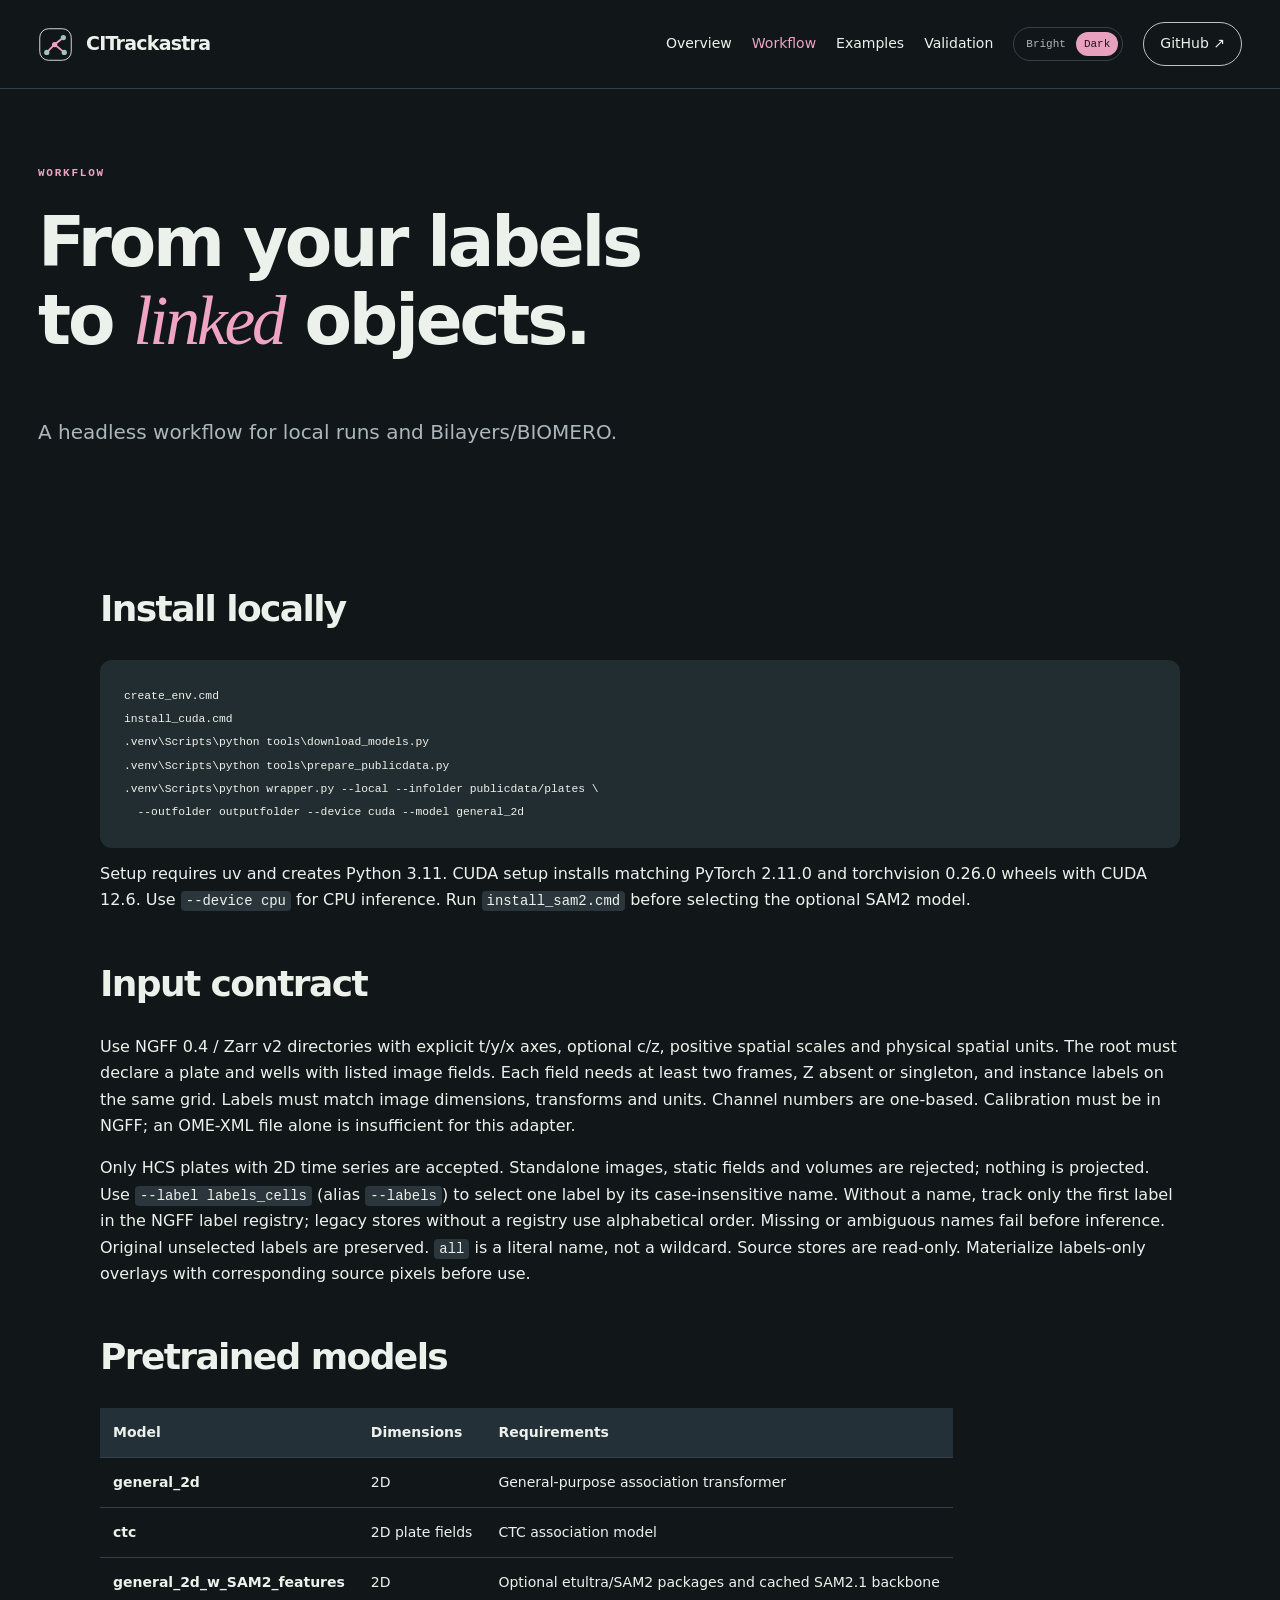
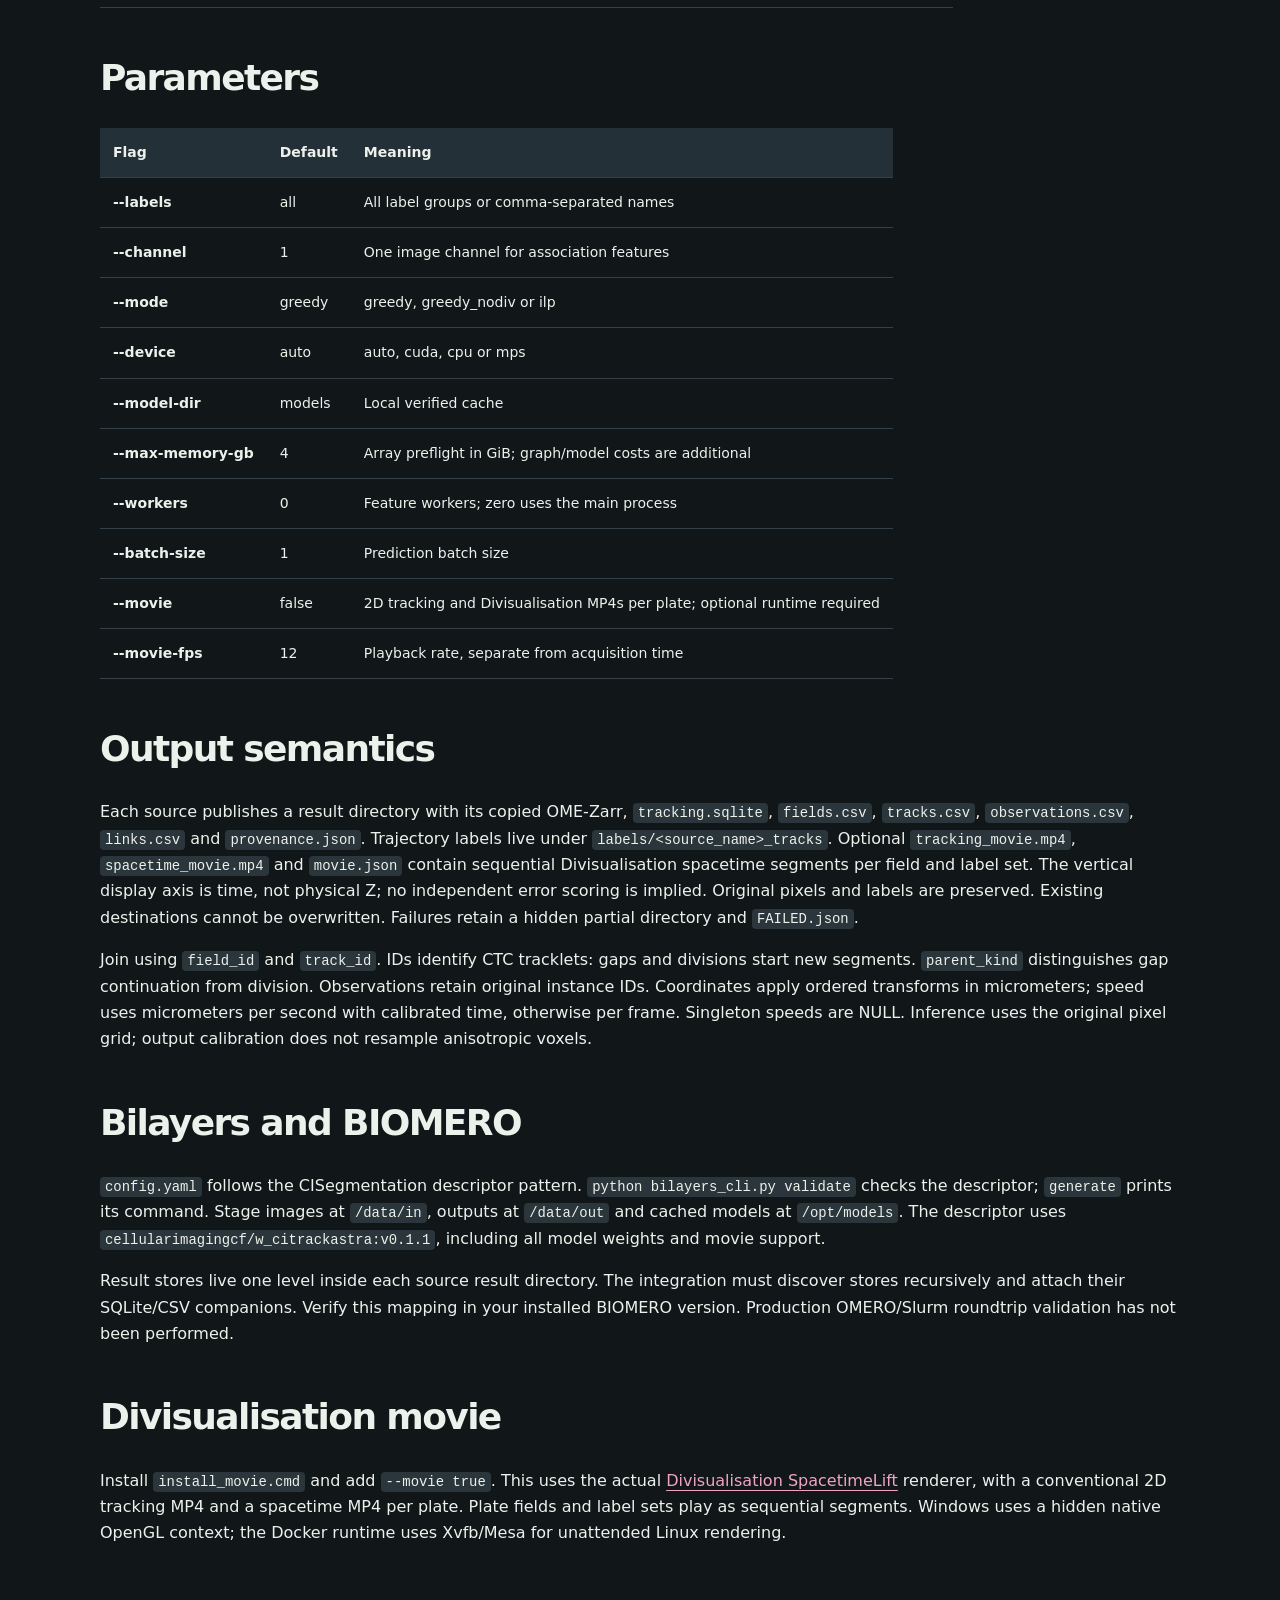
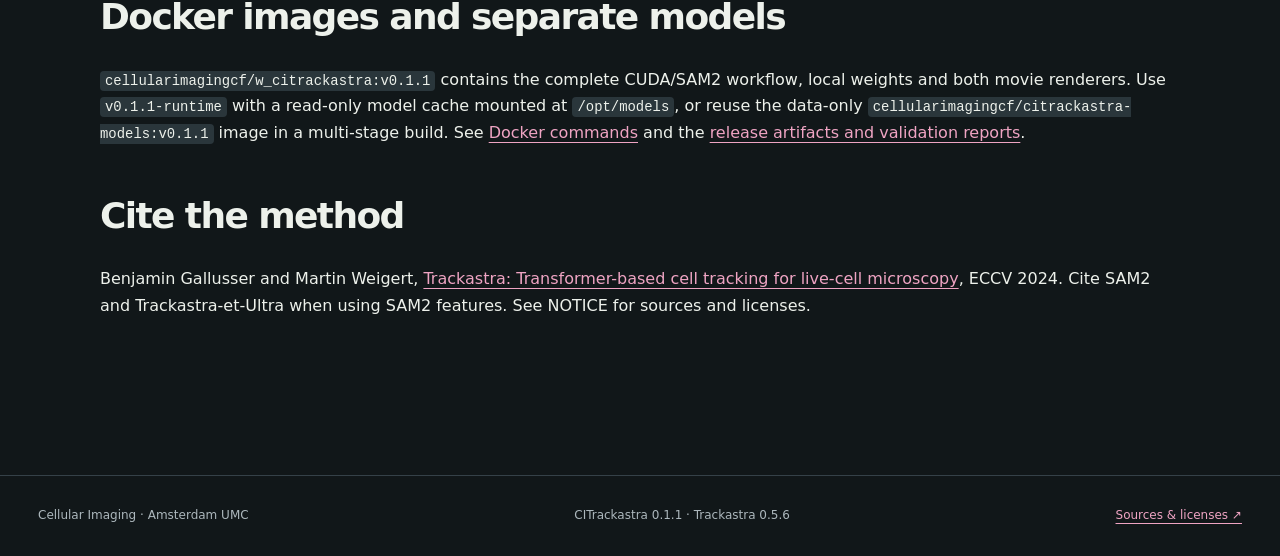
<file: docs/workflow.html>
<!doctype html><html lang="en" data-theme="dark"><head><meta charset="utf-8"><meta name="viewport" content="width=device-width,initial-scale=1"><meta name="description" content="Calibrated OME-Zarr cell tracking with Trackastra, Bilayers and BIOMERO."><title>Workflow and local setup · CITrackastra</title><script src="assets/theme.js"></script><link rel="stylesheet" href="assets/style.css"><link rel="stylesheet" href="assets/themes.css"><link rel="stylesheet" href="assets/tracking.css"><script src="assets/site.js" defer></script></head><body><a class="skip" href="#main">Skip to content</a><header class="topbar"><div class="shell nav"><a class="brand" href="index.html"><svg viewBox="0 0 40 40" fill="none" aria-hidden="true"><rect x="2" y="2" width="36" height="36" rx="10" stroke="currentColor"/><path d="M10 29L19 20L29 12M19 20L30 29" stroke="#efa4c3" stroke-width="2"/><circle cx="10" cy="29" r="3" fill="#9bc8b5"/><circle cx="19" cy="20" r="3" fill="#efa4c3"/><circle cx="29" cy="12" r="3" fill="#9bc8b5"/><circle cx="30" cy="29" r="3" fill="#9bc8b5"/></svg>CITrackastra</a><nav class="navlinks" aria-label="Main navigation"><a href="index.html">Overview</a><a href="workflow.html" aria-current="page">Workflow</a><a href="examples.html">Examples</a><a href="validation.html">Validation</a><button type="button" class="theme-toggle" data-theme-toggle aria-label="Theme: Dark. Switch to Bright" aria-pressed="true"><span class="theme-bright">Bright</span><span class="theme-dark">Dark</span></button><a class="repo" href="https://github.com/Cellular-Imaging-Amsterdam-UMC/citrackastra">GitHub ↗</a></nav></div></header><main class="shell" id="main"><section class="page-head"><div class="eyebrow">Workflow</div><h1>From your labels<br>to <em>linked</em> objects.</h1><p>A headless workflow for local runs and Bilayers/BIOMERO.</p></section><article class="prose"><h2 id="getting-started">Install locally</h2><pre><code>create_env.cmd
install_cuda.cmd
.venv\Scripts\python tools\download_models.py
.venv\Scripts\python tools\prepare_publicdata.py
.venv\Scripts\python wrapper.py --local --infolder publicdata/plates \
  --outfolder outputfolder --device cuda --model general_2d</code></pre>
<p>Setup requires uv and creates Python 3.11. CUDA setup installs matching PyTorch 2.11.0 and torchvision 0.26.0 wheels with CUDA 12.6. Use <code>--device cpu</code> for CPU inference. Run <code>install_sam2.cmd</code> before selecting the optional SAM2 model.</p>
<h2>Input contract</h2><p>Use NGFF 0.4 / Zarr v2 directories with explicit t/y/x axes, optional c/z, positive spatial scales and physical spatial units. The root must declare a plate and wells with listed image fields. Each field needs at least two frames, Z absent or singleton, and instance labels on the same grid. Labels must match image dimensions, transforms and units. Channel numbers are one-based. Calibration must be in NGFF; an OME-XML file alone is insufficient for this adapter.</p><p>Only HCS plates with 2D time series are accepted. Standalone images, static fields and volumes are rejected; nothing is projected. Use <code>--label labels_cells</code> (alias <code>--labels</code>) to select one label by its case-insensitive name. Without a name, track only the first label in the NGFF label registry; legacy stores without a registry use alphabetical order. Missing or ambiguous names fail before inference. Original unselected labels are preserved. <code>all</code> is a literal name, not a wildcard. Source stores are read-only. Materialize labels-only overlays with corresponding source pixels before use.</p>
<h2>Pretrained models</h2><table><thead><tr><th>Model</th><th>Dimensions</th><th>Requirements</th></tr></thead><tbody><tr><td>general_2d</td><td>2D</td><td>General-purpose association transformer</td></tr><tr><td>ctc</td><td>2D plate fields</td><td>CTC association model</td></tr><tr><td>general_2d_w_SAM2_features</td><td>2D</td><td>Optional etultra/SAM2 packages and cached SAM2.1 backbone</td></tr></tbody></table>
<h2>Parameters</h2><table><thead><tr><th>Flag</th><th>Default</th><th>Meaning</th></tr></thead><tbody><tr><td>--labels</td><td>all</td><td>All label groups or comma-separated names</td></tr><tr><td>--channel</td><td>1</td><td>One image channel for association features</td></tr><tr><td>--mode</td><td>greedy</td><td>greedy, greedy_nodiv or ilp</td></tr><tr><td>--device</td><td>auto</td><td>auto, cuda, cpu or mps</td></tr><tr><td>--model-dir</td><td>models</td><td>Local verified cache</td></tr><tr><td>--max-memory-gb</td><td>4</td><td>Array preflight in GiB; graph/model costs are additional</td></tr><tr><td>--workers</td><td>0</td><td>Feature workers; zero uses the main process</td></tr><tr><td>--batch-size</td><td>1</td><td>Prediction batch size</td></tr><tr><td>--movie</td><td>false</td><td>2D tracking and Divisualisation MP4s per plate; optional runtime required</td></tr><tr><td>--movie-fps</td><td>12</td><td>Playback rate, separate from acquisition time</td></tr></tbody></table>
<h2>Output semantics</h2><p>Each source publishes a result directory with its copied OME-Zarr, <code>tracking.sqlite</code>, <code>fields.csv</code>, <code>tracks.csv</code>, <code>observations.csv</code>, <code>links.csv</code> and <code>provenance.json</code>. Trajectory labels live under <code>labels/&lt;source_name&gt;_tracks</code>. Optional <code>tracking_movie.mp4</code>, <code>spacetime_movie.mp4</code> and <code>movie.json</code> contain sequential Divisualisation spacetime segments per field and label set. The vertical display axis is time, not physical Z; no independent error scoring is implied. Original pixels and labels are preserved. Existing destinations cannot be overwritten. Failures retain a hidden partial directory and <code>FAILED.json</code>.</p><p>Join using <code>field_id</code> and <code>track_id</code>. IDs identify CTC tracklets: gaps and divisions start new segments. <code>parent_kind</code> distinguishes gap continuation from division. Observations retain original instance IDs. Coordinates apply ordered transforms in micrometers; speed uses micrometers per second with calibrated time, otherwise per frame. Singleton speeds are NULL. Inference uses the original pixel grid; output calibration does not resample anisotropic voxels.</p>
<h2>Bilayers and BIOMERO</h2><p><code>config.yaml</code> follows the CISegmentation descriptor pattern. <code>python bilayers_cli.py validate</code> checks the descriptor; <code>generate</code> prints its command. Stage images at <code>/data/in</code>, outputs at <code>/data/out</code> and cached models at <code>/opt/models</code>. The descriptor uses <code>cellularimagingcf/w_citrackastra:v0.1.1</code>, including all model weights and movie support.</p><p>Result stores live one level inside each source result directory. The integration must discover stores recursively and attach their SQLite/CSV companions. Verify this mapping in your installed BIOMERO version. Production OMERO/Slurm roundtrip validation has not been performed.</p>
<h2>Divisualisation movie</h2><p>Install <code>install_movie.cmd</code> and add <code>--movie true</code>. This uses the actual <a href="https://github.com/bentaculum/divisualisation/">Divisualisation SpacetimeLift</a> renderer, with a conventional 2D tracking MP4 and a spacetime MP4 per plate. Plate fields and label sets play as sequential segments. Windows uses a hidden native OpenGL context; the Docker runtime uses Xvfb/Mesa for unattended Linux rendering.</p><h2>Docker images and separate models</h2><p><code>cellularimagingcf/w_citrackastra:v0.1.1</code> contains the complete CUDA/SAM2 workflow, local weights and both movie renderers. Use <code>v0.1.1-runtime</code> with a read-only model cache mounted at <code>/opt/models</code>, or reuse the data-only <code>cellularimagingcf/citrackastra-models:v0.1.1</code> image in a multi-stage build. See <a href="https://github.com/Cellular-Imaging-Amsterdam-UMC/citrackastra/blob/main/docs/docker.md">Docker commands</a> and the <a href="https://github.com/Cellular-Imaging-Amsterdam-UMC/citrackastra/releases/tag/v0.1.1">release artifacts and validation reports</a>.</p>
<h2>Cite the method</h2><p>Benjamin Gallusser and Martin Weigert, <a href="https://www.ecva.net/papers/eccv_2024/papers_ECCV/papers/09819.pdf">Trackastra: Transformer-based cell tracking for live-cell microscopy</a>, ECCV 2024. Cite SAM2 and Trackastra-et-Ultra when using SAM2 features. See NOTICE for sources and licenses.</p></article></main><footer class="footer"><div class="shell footer-row"><span>Cellular Imaging · Amsterdam UMC</span><span>CITrackastra 0.1.1 · Trackastra 0.5.6</span><a href="https://github.com/Cellular-Imaging-Amsterdam-UMC/citrackastra/blob/main/NOTICE.md">Sources &amp; licenses ↗</a></div></footer></body></html>
</file>
<file: docs/assets/style.css>
:root{--ink:#20292e;--muted:#627078;--paper:#f8f7f3;--white:#fff;--accent:#a83469;--line:#dddeda;--mint:#dbece3;--warm:#f0e1da;--radius:18px;--mono:ui-monospace,SFMono-Regular,Consolas,monospace}*{box-sizing:border-box}html{scroll-behavior:smooth}body{margin:0;background:var(--paper);color:var(--ink);font:16px/1.65 system-ui,-apple-system,Segoe UI,sans-serif}a{color:var(--accent);text-underline-offset:4px}a:hover{text-decoration-thickness:2px}button,input,select{font:inherit}button,a,input,select{touch-action:manipulation}button:focus-visible,a:focus-visible,input:focus-visible,select:focus-visible{outline:3px solid #9bc8b5;outline-offset:4px}img{max-width:100%;display:block}h1,h2,h3,p{margin-top:0}h1,h2,h3{line-height:1.12;letter-spacing:-.045em}h1{font-size:clamp(2.7rem,5.8vw,6rem);font-weight:650}h2{font-size:clamp(2rem,3.6vw,3.6rem);font-weight:600}h3{font-size:1.35rem}code,pre,.eyebrow,.tag{font-family:var(--mono)}code{font-size:.87em;background:#ecece7;padding:2px 5px;border-radius:4px}pre{background:#222d32;color:#f1f1e9;padding:24px;border-radius:12px;overflow:auto;font-size:13px;line-height:1.8}pre code{background:none;padding:0;color:inherit}.shell{max-width:1320px;margin:auto;padding:0 38px}.topbar{position:relative;border-bottom:1px solid var(--line);background:var(--paper)}.nav{height:88px;display:flex;justify-content:space-between;align-items:center;gap:24px}.brand{display:flex;align-items:center;gap:13px;font-weight:700;font-size:19px;color:var(--ink);text-decoration:none;letter-spacing:-.04em}.brand svg{width:35px;height:35px}.navlinks{display:flex;gap:26px;align-items:center;font-size:14px}.navlinks a{color:var(--ink);text-decoration:none}.navlinks a[aria-current=page]{color:var(--accent)}.repo{border:1px solid #bec4bf;border-radius:30px;padding:9px 16px}.eyebrow{text-transform:uppercase;letter-spacing:.16em;font-size:11px;font-weight:600;color:var(--accent);margin-bottom:22px}.hero{display:grid;grid-template-columns:1.05fr 1fr;gap:65px;padding:80px 0 70px;align-items:center}.hero p{font-size:18px;max-width:540px;color:var(--muted)}.hero h1 em{font-family:Georgia,serif;font-weight:400;color:var(--accent)}.actions{display:flex;flex-wrap:wrap;gap:12px;margin:28px 0}.button{display:inline-flex;align-items:center;justify-content:center;gap:10px;padding:13px 21px;border:1px solid #bec4bf;border-radius:30px;color:var(--ink);background:none;text-decoration:none;font-size:14px;font-weight:600;cursor:pointer}.button.primary{background:var(--ink);color:white;border-color:var(--ink)}.button:hover{transform:translateY(-1px)}.fine{font-size:12px!important;color:var(--muted)}.hero-visual{position:relative;background:#e9e7df;border-radius:24px;padding:18px;transform:rotate(1deg)}.image-mosaic{display:grid;grid-template-columns:1fr 1fr;gap:10px}.image-mosaic img{width:100%;height:205px;object-fit:cover;border-radius:9px}.image-mosaic img:first-child{grid-row:span 2;height:420px}.visual-caption{display:flex;align-items:center;justify-content:space-between;font-size:11px;letter-spacing:.07em;padding-top:14px;font-family:var(--mono)}.legend-dot{display:inline-block;width:9px;height:9px;background:#ff32a0;border-radius:50%;margin-right:6px}.stats{display:grid;grid-template-columns:repeat(4,1fr);border-top:1px solid var(--line);border-bottom:1px solid var(--line);padding:24px 0;gap:20px}.stats strong{font-size:29px;display:block;font-weight:600;line-height:1.2}.stats span{font-size:12px;color:var(--muted)}.section{padding:78px 0;border-bottom:1px solid var(--line)}.section-head{display:grid;grid-template-columns:1fr 1fr;gap:55px;align-items:end;margin-bottom:35px}.section-head h2{margin-bottom:0}.section-head p{color:var(--muted);max-width:550px}.steps{display:grid;grid-template-columns:repeat(4,1fr);gap:24px}.step{padding:25px 0;border-top:2px solid #bfc8bf}.step .number{font:12px var(--mono);color:var(--accent);display:block;margin-bottom:28px}.step h3{letter-spacing:-.03em}.step p{font-size:14px;color:var(--muted)}.callout{background:var(--mint);padding:30px;border-radius:var(--radius);font-size:15px}.callout.warning{background:var(--warm)}.callout h3{margin-bottom:10px}.split{display:grid;grid-template-columns:1fr 1fr;gap:36px}.feature-links{display:grid;grid-template-columns:repeat(3,1fr);gap:20px}.feature-card{background:white;border:1px solid var(--line);border-radius:var(--radius);padding:28px;text-decoration:none;color:var(--ink)}.feature-card small{font:11px var(--mono);color:var(--accent);text-transform:uppercase}.feature-card h3{margin:22px 0 12px}.feature-card p{font-size:14px;color:var(--muted)}.page-head{padding:65px 0 30px}.page-head h1{font-size:clamp(2.5rem,5vw,4.7rem);max-width:900px}.page-head p{max-width:820px;font-size:18px;color:var(--muted)}.toolbar{display:flex;gap:12px;flex-wrap:wrap;align-items:center;padding:22px 0;border-top:1px solid var(--line);border-bottom:1px solid var(--line);margin-bottom:32px}.toolbar input{min-width:240px;flex:1;background:white;border:1px solid #cbd0ca;border-radius:8px;padding:12px 15px}.toolbar select{padding:12px;background:white;border:1px solid #cbd0ca;border-radius:8px;color:var(--ink)}.result-count{font-size:12px;font-family:var(--mono);color:var(--muted);min-width:95px}.gallery{display:grid;grid-template-columns:repeat(2,minmax(0,1fr));gap:30px;align-items:start;padding-bottom:65px}.sample{background:white;border:1px solid var(--line);border-radius:var(--radius);overflow:hidden;scroll-margin-top:25px}.sample-top{padding:24px 24px 16px}.sample h2{font-size:23px;letter-spacing:-.03em;overflow-wrap:anywhere;margin-bottom:8px}.sample-kind{color:var(--muted);font-size:13px}.tags{display:flex;flex-wrap:wrap;gap:6px;margin-top:13px}.tag{font-size:10px;letter-spacing:.02em;background:#f1f2ed;padding:3px 7px;border-radius:5px}.tag.success{background:#e5f0e8;color:#28543e}.tag.failed{background:#f5e3e7;color:#8a3651}.comparison{display:grid;grid-template-columns:1fr 1fr;background:#ebece7;gap:2px}.comparison figure{margin:0;position:relative;min-width:0}.comparison img{width:100%;height:245px;object-fit:contain;background:#eeefeb}.comparison figcaption{padding:7px 12px;font:10px var(--mono);color:var(--muted)}.sample-body{padding:20px 24px 24px}.sample-body select{width:100%;border:1px solid #cbd0ca;border-radius:6px;padding:10px;color:var(--ink);background:white;font-size:13px}.prompt{font-size:13px;color:var(--muted);margin:14px 0 10px;min-height:42px}.status{font-size:12px;padding:10px 12px;border-radius:6px;background:#edf2ed;line-height:1.5;overflow-wrap:anywhere}.status.failed{background:#f7ecee;color:#873449}.status.pending{background:#f0efe8}.downloads{display:flex;gap:14px;flex-wrap:wrap;margin:13px 0;font-size:12px}.metadata{font-size:12px;color:var(--muted)}.metadata summary{cursor:pointer;color:var(--ink);padding:8px 0}.metadata p{margin:8px 0;overflow-wrap:anywhere}.metadata li{margin-bottom:8px}.metadata code{font-size:11px}.empty-image{height:245px;display:grid;place-items:center;text-align:center;padding:25px;color:var(--muted);font-size:12px}.sample[hidden]{display:none}.prose{max-width:890px;padding:25px 0 70px}.prose h2{font-size:31px;margin-top:55px}.prose h3{margin-top:35px}.prose table{border-collapse:collapse;width:100%;font-size:13px;display:block;overflow-x:auto}.prose td,.prose th{padding:12px;border-bottom:1px solid var(--line);text-align:left;vertical-align:top}.prose th{background:#edeee8}.prose img{border-radius:12px}.prose ul,.prose ol{padding-left:22px}.prose li{margin-bottom:8px}.footer{border-top:1px solid var(--line);padding:30px 0;color:var(--muted);font-size:12px}.footer-row{display:flex;justify-content:space-between;gap:20px;flex-wrap:wrap}.skip{position:absolute;left:-1000px}.skip:focus{left:15px;top:10px;background:white;padding:12px;z-index:5}@media(max-width:900px){.shell{padding:0 24px}.hero{gap:30px;padding-top:45px}.hero h1{font-size:49px}.image-mosaic img{height:155px}.image-mosaic img:first-child{height:320px}.steps{grid-template-columns:repeat(2,1fr)}.comparison img,.empty-image{height:190px}.navlinks{gap:15px}}@media(max-width:650px){.nav{height:auto;padding:22px 0;align-items:flex-start;flex-direction:column;gap:17px}.navlinks{flex-wrap:wrap;font-size:12px;gap:18px}.repo{padding:4px 11px}.hero{grid-template-columns:1fr;padding-top:35px;gap:30px}.hero h1{font-size:52px}.hero-visual{max-width:500px}.section{padding:48px 0}.section-head,.split{grid-template-columns:1fr;gap:15px}.stats{grid-template-columns:repeat(2,1fr);gap:25px}.feature-links,.gallery{grid-template-columns:1fr}.page-head{padding-top:40px}.page-head h1{font-size:44px}.toolbar select{flex:1;font-size:13px}.toolbar input{flex-basis:100%;min-width:0}.comparison img,.empty-image{height:210px}.steps{gap:18px}.prose pre{margin-left:-10px;margin-right:-10px;padding:17px;font-size:11px}}
</file>
<file: docs/assets/themes.css>
html{color-scheme:light}html[data-theme=dark]{color-scheme:dark;--ink:#edf1eb;--muted:#acb7bc;--paper:#111719;--white:#1a2327;--accent:#efa4c3;--line:#354148;--mint:#20372e;--warm:#392b30}
.theme-toggle{display:inline-flex;align-items:center;gap:2px;padding:4px;background:transparent;color:var(--muted);border:1px solid var(--line);border-radius:30px;cursor:pointer;flex-shrink:0}.theme-toggle span{padding:4px 8px;border-radius:20px;font:11px/1.5 var(--mono)}html[data-theme=dark] .theme-dark{background:#e7a1bf;color:#25121c}html[data-theme=bright] .theme-bright{background:#243136;color:#fff}
html[data-theme=dark] .sample,html[data-theme=dark] .feature-card,html[data-theme=dark] .toolbar input,html[data-theme=dark] .toolbar select,html[data-theme=dark] .sample-body select{background:var(--white);color:var(--ink);border-color:var(--line)}html[data-theme=dark] .toolbar input::placeholder{color:var(--muted)}html[data-theme=dark] .hero-visual{background:#23302d}html[data-theme=dark] .comparison{background:#33413e}html[data-theme=dark] .comparison img,html[data-theme=dark] .empty-image{background:#0d1316}html[data-theme=dark] code{background:#2a363b}html[data-theme=dark] pre code{background:none}html[data-theme=dark] .prose th{background:#243037}html[data-theme=dark] .tag{background:#2c383e;color:#c2ced2}html[data-theme=dark] .tag.success,html[data-theme=dark] .status{background:#243e31;color:#c6e2d0}html[data-theme=dark] .tag.failed,html[data-theme=dark] .status.failed{background:#4a2934;color:#ffd1e0}html[data-theme=dark] .status.pending{background:#34362b;color:#dedfc9}html[data-theme=dark] .button.primary{background:#e4ede6;color:#172421;border-color:#e4ede6}html[data-theme=dark] .skip:focus{background:#202b30}
@media(min-width:901px){.navlinks{gap:20px}}

.navlinks{flex-wrap:wrap}
</file>
<file: docs/assets/tracking.css>
.page-head{padding:75px 0 45px;max-width:950px}.page-head h1{font-size:clamp(2.8rem,5.4vw,5.3rem)}.page-head h1 em{font-family:Georgia,serif;color:var(--accent);font-weight:400}.page-head p{font-size:20px;color:var(--muted);max-width:750px}.prose{max-width:1080px;margin:0 auto 70px}.prose h2{margin-top:50px;font-size:2.25rem}.prose table{border-collapse:collapse;width:100%;font-size:14px}.prose th,.prose td{border-bottom:1px solid var(--line);padding:13px;text-align:left;vertical-align:top}.prose td:first-child{font-weight:600}.table-scroll{overflow:auto}.hero-visual img{border-radius:12px;width:100%;aspect-ratio:1;object-fit:cover}.tracking-gallery{display:grid;grid-template-columns:1fr 1fr;gap:30px;margin-bottom:60px}.tracking-gallery h2{font-size:1.8rem}.track-viewer{position:relative;background:#080b0d;line-height:0;border-radius:12px;overflow:hidden}.track-viewer img{width:100%;height:100%;display:block}.track-viewer svg{position:absolute;inset:0;width:100%;height:100%;pointer-events:none}.play-controls{display:flex;gap:18px;align-items:center;margin:18px 0}.play-controls label{display:flex;align-items:center;gap:10px;flex:1;font:13px var(--mono)}.play-controls input{width:100%;min-width:40px;accent-color:var(--accent)}.play-controls output{min-width:16px}.schematic{padding:100px 30px;font:20px/3 var(--mono);color:var(--ink)}@media(max-width:900px){.tracking-gallery{grid-template-columns:1fr}.nav{height:auto;padding-top:20px;padding-bottom:20px}.navlinks{gap:12px}.prose h2{font-size:1.8rem}}@media(prefers-reduced-motion:reduce){html{scroll-behavior:auto}.button:hover{transform:none}}
video{display:block;width:100%;height:auto;border-radius:12px;background:#080b0d}
.topbar .nav{padding-left:38px;padding-right:38px}@media(max-width:900px){.topbar .nav{padding-left:24px;padding-right:24px}}
</file>
